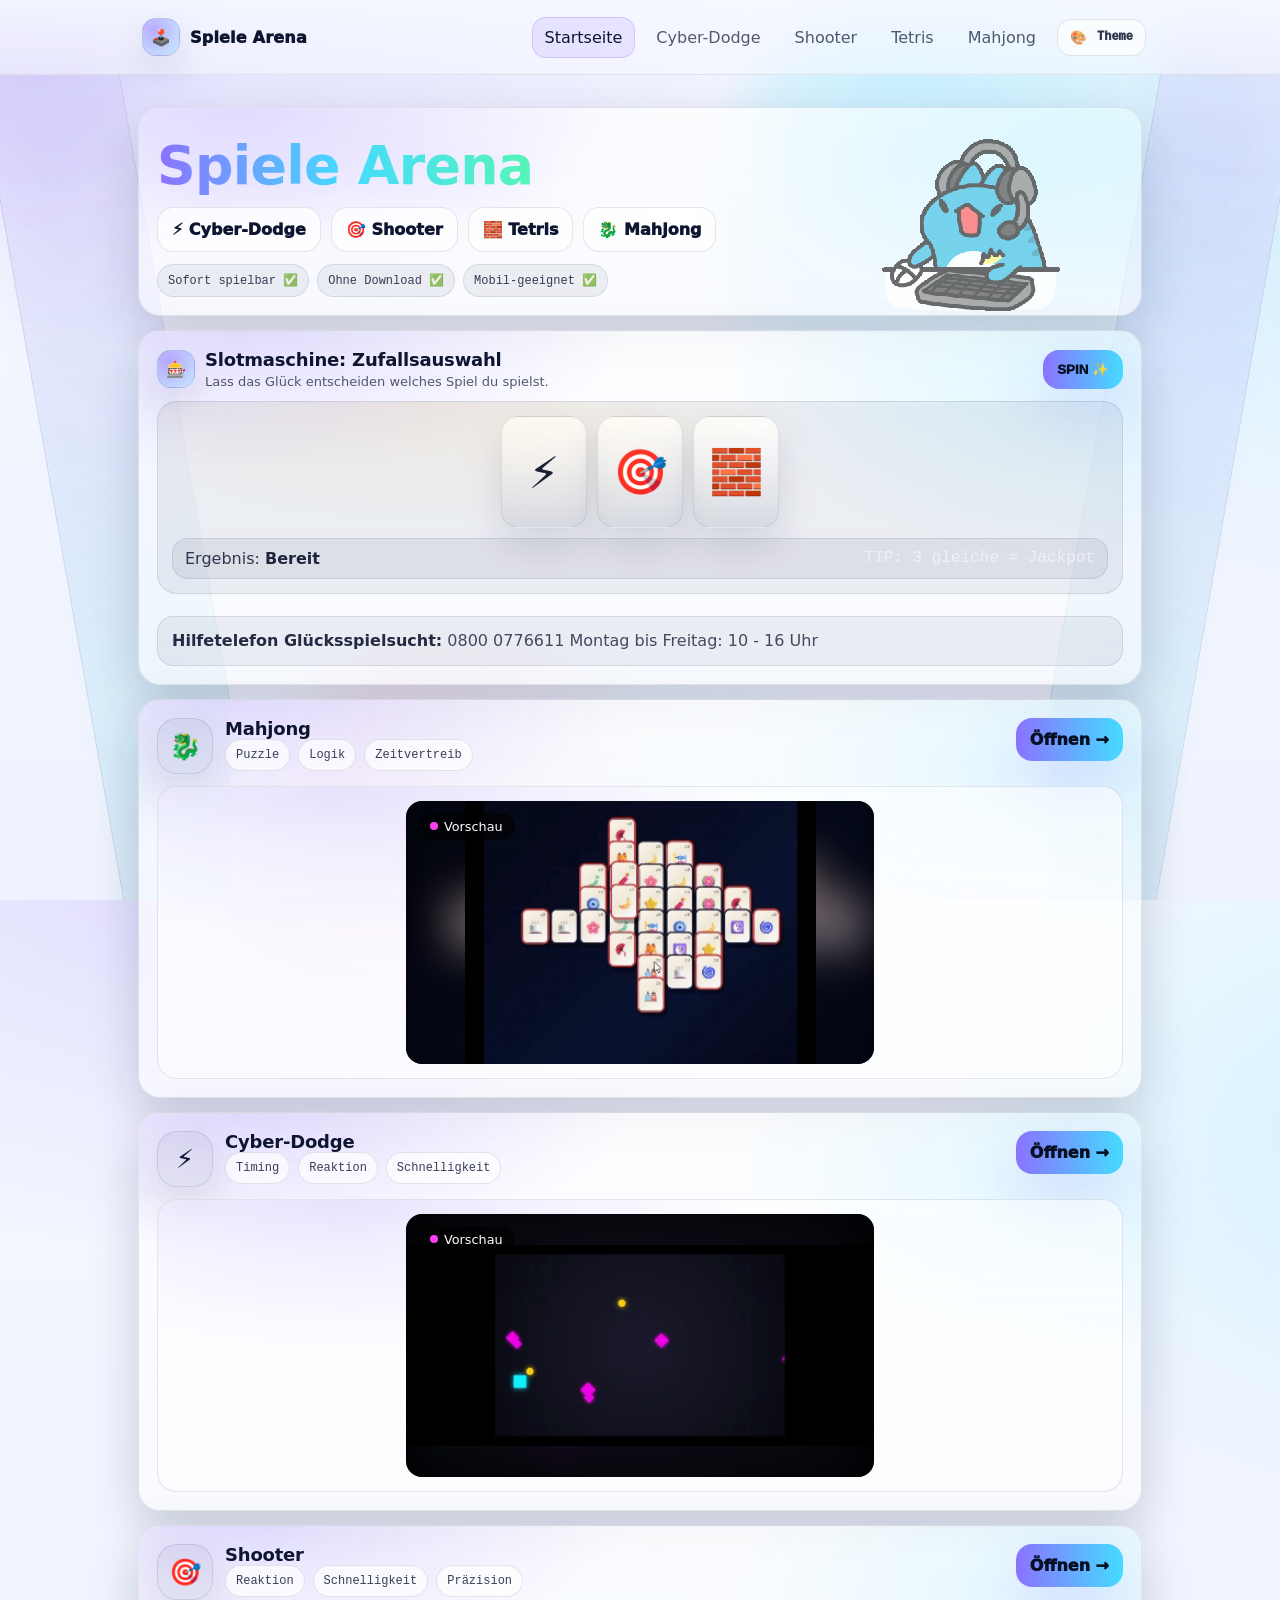
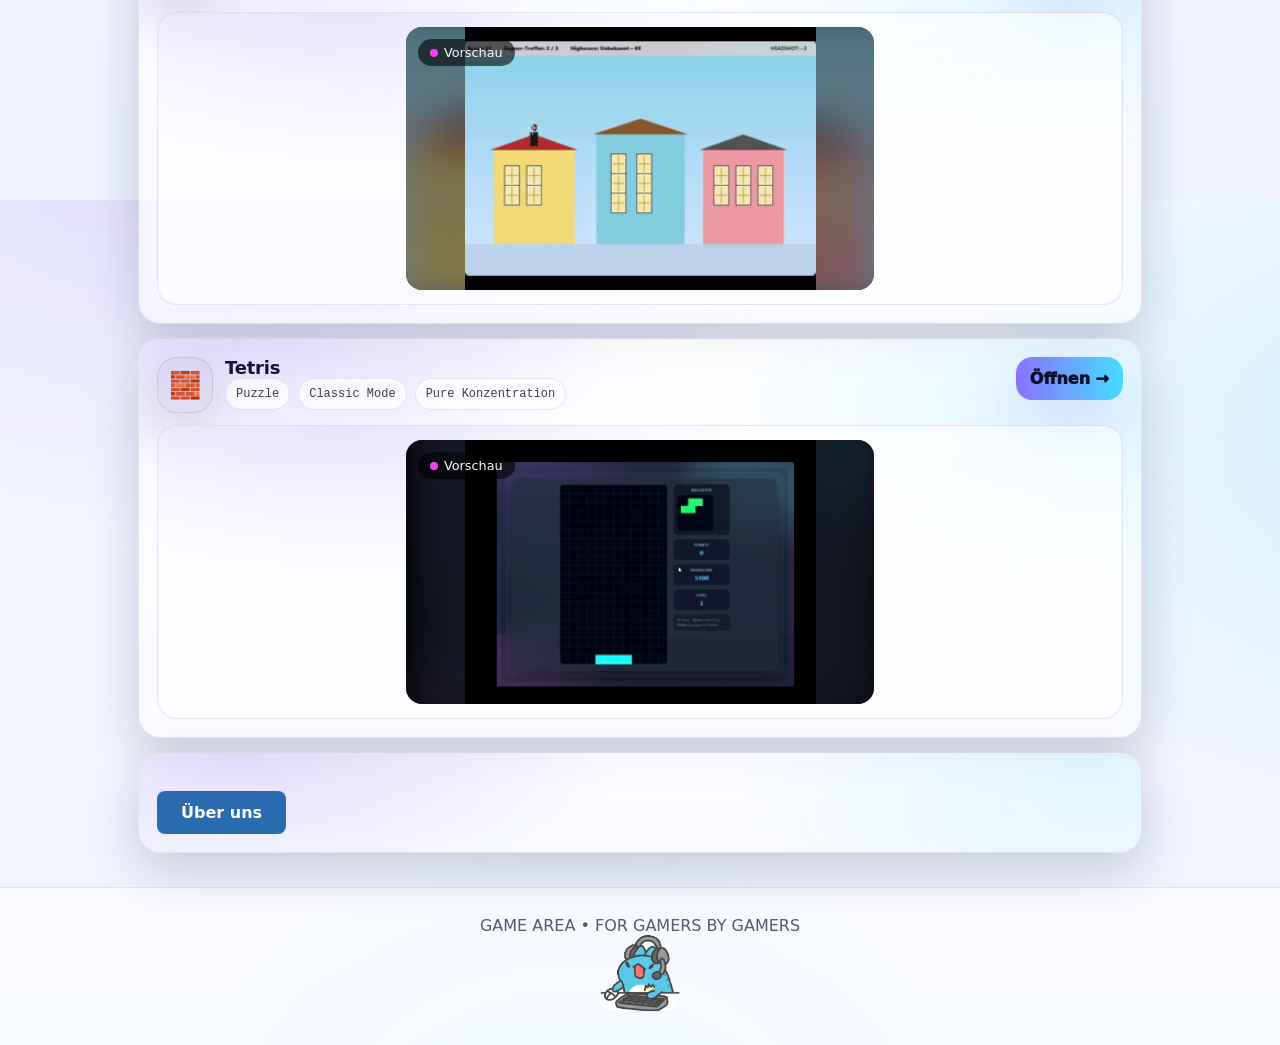
<file: spiele-arena/Spiele Arena.html>
<!doctype html>
<html lang="de" data-theme="dark">
<head>
  <meta charset="utf-8" />
  <meta name="viewport" content="width=device-width,initial-scale=1" />
  <title>Spiele Arena</title>
  <meta name="description" content="Spiele Arena" />

  <style>
    :root{
      /* Default = Dark */
      --bg0:#0E1632;
      --bg1:#111B3C;

      --text:#F4F7FF;
      --muted: rgba(244,247,255,.78);

      --violet:#8B72FF;
      --cyan:#45DBFF;
      --green:#56F5B7;
      --pink:#FF6AA2;
      --amber:#FFD27A;

      --panel: rgba(255,255,255,.10);
      --panel2: rgba(255,255,255,.06);
      --stroke: rgba(255,255,255,.16);

      --shadow: 0 20px 60px rgba(0,0,0,.40);
      --radius: 22px;
      --mono: ui-monospace, SFMono-Regular, Menlo, Monaco, Consolas, "Liberation Mono", "Courier New", monospace;
      --sans: ui-sans-serif, system-ui, -apple-system, Segoe UI, Roboto, Arial;

      --focus: 0 0 0 3px rgba(69,219,255,.35);

      /* Helpers */
      --topbarBgA: rgba(14,22,50,.82);
      --topbarBgB: rgba(14,22,50,.45);
      --noise: rgba(0,0,0,.14);
    }

    /* Light theme overrides */
    html[data-theme="light"]{
      --bg0:#F6F8FF;
      --bg1:#EEF3FF;

      --text:#0D1530;
      --muted: rgba(13,21,48,.70);

      --panel: rgba(255,255,255,.75);
      --panel2: rgba(255,255,255,.55);
      --stroke: rgba(13,21,48,.10);

      --shadow: 0 18px 50px rgba(13,21,48,.18);

      --focus: 0 0 0 3px rgba(69,219,255,.28);

      --topbarBgA: rgba(246,248,255,.88);
      --topbarBgB: rgba(246,248,255,.58);
      --noise: rgba(13,21,48,.06);
    }

    *{ box-sizing:border-box; }
    html,body{ height:100%; }
    body{
      margin:0;
      font-family: var(--sans);
      color: var(--text);
      background:
        radial-gradient(1200px 800px at 15% -10%, rgba(139,114,255,.22), transparent 55%),
        radial-gradient(900px 700px at 110% 25%, rgba(69,219,255,.18), transparent 55%),
        radial-gradient(700px 600px at 45% 110%, rgba(86,245,183,.12), transparent 60%),
        linear-gradient(180deg, var(--bg0), var(--bg1));
      overflow-x:hidden;
    }

    a{ color:inherit; text-decoration:none; }
    .container{ max-width: 1040px; margin: 0 auto; padding: 18px; }

    /* Background Orbs */
    .bg-orbs{
      position: fixed;
      inset: -200px;
      pointer-events:none;
      filter: blur(24px);
      opacity:.55;
      z-index:-3;
    }
    .orb{
      position:absolute;
      width: 520px; height: 520px;
      border-radius: 999px;
      background: radial-gradient(circle at 30% 30%, rgba(139,114,255,.58), transparent 55%);
      animation: floaty 10s ease-in-out infinite;
    }
    .orb:nth-child(2){
      width: 620px; height: 620px;
      left: 55%;
      top: 8%;
      background: radial-gradient(circle at 30% 30%, rgba(69,219,255,.46), transparent 60%);
      animation-duration: 14s;
    }
    .orb:nth-child(3){
      width: 520px; height: 520px;
      left: 25%;
      top: 65%;
      background: radial-gradient(circle at 30% 30%, rgba(255,106,162,.30), transparent 60%);
      animation-duration: 16s;
    }
    @keyframes floaty{
      0%,100%{ transform: translate3d(0,0,0) scale(1); }
      50%{ transform: translate3d(20px,-24px,0) scale(1.03); }
    }

    /* Side FX */
    .side-fx{
      position: fixed;
      inset: 0;
      pointer-events:none;
      z-index:-2;
      opacity: .95;
    }
    .side{
      position:absolute;
      top: 0;
      bottom: 0;
      width: min(240px, 18vw);
      display:flex;
      align-items:center;
      justify-content:center;
      overflow:hidden;
      filter: drop-shadow(0 18px 40px rgba(0,0,0,.18));
    }
    html[data-theme="light"] .side{
      filter: drop-shadow(0 16px 34px rgba(13,21,48,.10));
    }

    .side-left{ left: 0; }
    .side-right{ right: 0; }

    .side .beam{
      position:absolute;
      top:-15%;
      height: 130%;
      width: 140px;
      border-radius: 999px;
      background:
        radial-gradient(circle at 50% 25%, rgba(139,114,255,.22), transparent 60%),
        radial-gradient(circle at 50% 75%, rgba(69,219,255,.18), transparent 62%),
        linear-gradient(180deg, rgba(255,255,255,.14), transparent 40%, rgba(0,0,0,.08));
      border: 1px solid rgba(255,255,255,.14);
      backdrop-filter: blur(10px);
      animation: beamWobble 7.5s ease-in-out infinite;
      opacity:.9;
    }
    html[data-theme="light"] .side .beam{
      border-color: rgba(13,21,48,.10);
      background:
        radial-gradient(circle at 50% 25%, rgba(139,114,255,.18), transparent 60%),
        radial-gradient(circle at 50% 75%, rgba(69,219,255,.14), transparent 62%),
        linear-gradient(180deg, rgba(255,255,255,.55), transparent 44%, rgba(13,21,48,.04));
    }

    .side-left .beam{ --rot: -10deg; transform: rotate(-10deg); }
    .side-right .beam{ --rot: 10deg; transform: rotate(10deg); }

    @keyframes beamWobble{
      0%,100%{ transform: translateY(0) rotate(var(--rot,0deg)) scale(1); }
      50%{ transform: translateY(-18px) rotate(calc(var(--rot,0deg) + 2deg)) scale(1.03); }
    }

    .floaters{ position:absolute; inset: 0; }
    .floaters span{
      position:absolute;
      left: 50%;
      top: 110%;
      transform: translateX(-50%);
      font-size: 22px;
      opacity:.0;
      filter: drop-shadow(0 10px 22px rgba(69,219,255,.20));
      animation: floatUp 6.4s linear infinite;
    }

    .side-left .floaters span:nth-child(1){ left: 35%; animation-delay: .0s; font-size: 20px;}
    .side-left .floaters span:nth-child(2){ left: 60%; animation-delay: 1.1s; font-size: 24px;}
    .side-left .floaters span:nth-child(3){ left: 42%; animation-delay: 2.3s; font-size: 22px;}
    .side-left .floaters span:nth-child(4){ left: 68%; animation-delay: 3.5s; font-size: 20px;}
    .side-left .floaters span:nth-child(5){ left: 50%; animation-delay: 4.7s; font-size: 24px;}

    .side-right .floaters span:nth-child(1){ left: 55%; animation-delay: .4s; font-size: 22px;}
    .side-right .floaters span:nth-child(2){ left: 40%; animation-delay: 1.6s; font-size: 20px;}
    .side-right .floaters span:nth-child(3){ left: 62%; animation-delay: 2.8s; font-size: 24px;}
    .side-right .floaters span:nth-child(4){ left: 38%; animation-delay: 4.0s; font-size: 20px;}
    .side-right .floaters span:nth-child(5){ left: 52%; animation-delay: 5.2s; font-size: 24px;}

    @keyframes floatUp{
      0%{ transform: translate(-50%, 0) scale(.9); opacity:0; }
      10%{ opacity:.85; }
      60%{ opacity:.65; }
      100%{ transform: translate(-50%, -140vh) scale(1.1); opacity:0; }
    }

    @media (max-width: 760px){
      .side{ width: 120px; opacity:.55; }
      .side .beam{ width: 96px; }
    }

    /* Topbar */
    .topbar{
      position: sticky; top: 0;
      z-index: 50;
      backdrop-filter: blur(14px);
      background: linear-gradient(180deg, var(--topbarBgA), var(--topbarBgB));
      border-bottom: 1px solid rgba(255,255,255,.10);
    }
    html[data-theme="light"] .topbar{
      border-bottom-color: rgba(13,21,48,.10);
    }

    .topbar-inner{
      display:flex; align-items:center; justify-content:space-between;
      gap: 12px;
      padding: 12px 14px;
      max-width: 1040px;
      margin: 0 auto;
    }

    .brand{
      display:flex; align-items:center; gap:10px;
      font-weight: 950;
      letter-spacing:.2px;
      outline:none;
      border-radius: 16px;
      padding: 6px 8px;
    }
    .brand:focus-visible{ box-shadow: var(--focus); }
    .logo{
      width: 38px; height: 38px;
      border-radius: 14px;
      display:grid; place-items:center;
      background: radial-gradient(circle at 30% 30%, rgba(139,114,255,.55), rgba(69,219,255,.22));
      border: 1px solid rgba(255,255,255,.16);
      box-shadow: 0 18px 40px rgba(139,114,255,.18);
      user-select:none;
      transform: translateZ(0);
      animation: logoPulse 3.2s ease-in-out infinite;
    }
    html[data-theme="light"] .logo{
      border-color: rgba(13,21,48,.10);
      box-shadow: 0 14px 34px rgba(13,21,48,.10);
    }

    @keyframes logoPulse{
      0%,100%{ filter: drop-shadow(0 0 0 rgba(139,114,255,0)); transform: scale(1); }
      50%{ filter: drop-shadow(0 12px 28px rgba(69,219,255,.18)); transform: scale(1.03); }
    }

    .nav{
      display:flex;
      gap: 8px;
      flex-wrap:wrap;
      align-items:center;
      justify-content:flex-end;
    }
    .nav a{
      padding: 10px 12px;
      border-radius: 14px;
      color: var(--muted);
      border: 1px solid transparent;
      transition: .18s ease;
      outline:none;
      position: relative;
    }
    .nav a:hover{
      color: var(--text);
      border-color: rgba(255,255,255,.12);
      background: rgba(255,255,255,.06);
      transform: translateY(-1px);
    }
    html[data-theme="light"] .nav a:hover{
      border-color: rgba(13,21,48,.10);
      background: rgba(255,255,255,.55);
    }
    .nav a:focus-visible{ box-shadow: var(--focus); }
    .nav a.active{
      color: var(--text);
      background: rgba(139,114,255,.18);
      border-color: rgba(139,114,255,.34);
    }
    html[data-theme="light"] .nav a.active{
      background: rgba(139,114,255,.14);
      border-color: rgba(139,114,255,.26);
    }

    /* Theme picker */
    .top-actions{
      display:flex;
      align-items:center;
      gap: 8px;
    }

    .icon-btn{
      border: 1px solid rgba(255,255,255,.14);
      background: rgba(255,255,255,.06);
      color: var(--text);
      border-radius: 14px;
      padding: 10px 12px;
      cursor:pointer;
      font-weight: 950;
      display:inline-flex;
      align-items:center;
      gap: 10px;
      transition: .16s ease;
      outline:none;
      user-select:none;
    }
    .icon-btn:hover{ transform: translateY(-1px); background: rgba(255,255,255,.08); }
    .icon-btn:focus-visible{ box-shadow: var(--focus); }
    html[data-theme="light"] .icon-btn{
      border-color: rgba(13,21,48,.10);
      background: rgba(255,255,255,.65);
    }

    .theme-pop{
      position: absolute;
      top: calc(100% + 10px);
      right: 14px;
      width: min(280px, calc(100vw - 28px));
      border-radius: 18px;
      border: 1px solid rgba(255,255,255,.14);
      background: linear-gradient(180deg, var(--panel), var(--panel2));
      box-shadow: var(--shadow);
      padding: 12px;
      display:none;
      z-index: 60;
      backdrop-filter: blur(14px);
    }
    html[data-theme="light"] .theme-pop{
      border-color: rgba(13,21,48,.10);
    }

    .theme-pop.show{ display:block; }
    .theme-pop h4{
      margin: 4px 0 10px;
      font-size: 13px;
      letter-spacing: -.2px;
      color: var(--muted);
      font-family: var(--mono);
    }

    .theme-grid{
      display:grid;
      grid-template-columns: 1fr;
      gap: 8px;
    }

    .theme-opt{
      width:100%;
      text-align:left;
      border-radius: 16px;
      border: 1px solid rgba(255,255,255,.12);
      background: rgba(0,0,0,.12);
      color: var(--text);
      padding: 10px 12px;
      cursor:pointer;
      display:flex;
      align-items:center;
      justify-content:space-between;
      gap: 10px;
      outline:none;
      font-weight: 950;
      transition: .16s ease;
    }
    .theme-opt:hover{ transform: translateY(-1px); background: rgba(0,0,0,.16); }
    .theme-opt:focus-visible{ box-shadow: var(--focus); }
    html[data-theme="light"] .theme-opt{
      border-color: rgba(13,21,48,.10);
      background: rgba(255,255,255,.55);
    }
    html[data-theme="light"] .theme-opt:hover{
      background: rgba(255,255,255,.70);
    }
    .theme-opt small{
      font-family: var(--mono);
      font-weight: 700;
      color: var(--muted);
    }
    .theme-opt.active{
      border-color: rgba(69,219,255,.40);
      background: rgba(69,219,255,.10);
    }

    /* Sections stack */
    .stack{ display:flex; flex-direction:column; gap: 14px; margin-top: 14px; }

    /* Panels */
    .panel{
      background: linear-gradient(180deg, var(--panel), var(--panel2));
      border: 1px solid rgba(255,255,255,.14);
      border-radius: var(--radius);
      box-shadow: var(--shadow);
      position: relative;
      overflow:hidden;
      transform: translateZ(0);
    }
    html[data-theme="light"] .panel{
      border-color: rgba(13,21,48,.10);
    }
    .panel::before{
      content:"";
      position:absolute;
      inset: -1px;
      background:
        radial-gradient(700px 260px at 10% 0%, rgba(139,114,255,.22), transparent 55%),
        radial-gradient(600px 300px at 95% 15%, rgba(69,219,255,.14), transparent 60%);
      opacity:1;
      pointer-events:none;
    }
    .panel > *{ position:relative; }
    .panel-pad{ padding: 18px; }

    /* Entrance animations */
    .reveal{
      opacity: 0;
      transform: translateY(10px) scale(.99);
      transition: 520ms cubic-bezier(.2,.8,.2,1);
    }
    .reveal.show{
      opacity: 1;
      transform: translateY(0) scale(1);
    }

    /* Hero */
    .kicker{
      display:inline-flex;
      gap:8px;
      align-items:center;
      padding: 8px 10px;
      border-radius: 999px;
      font-size: 12px;
      border: 1px solid rgba(255,255,255,.12);
      background: rgba(255,255,255,.06);
      color: rgba(244,247,255,.88);
      user-select:none;
    }
    html[data-theme="light"] .kicker{
      border-color: rgba(13,21,48,.10);
      background: rgba(255,255,255,.70);
      color: rgba(13,21,48,.82);
    }

    .kicker-dot{
      width: 8px; height: 8px;
      border-radius: 999px;
      background: linear-gradient(90deg, var(--violet), var(--cyan));
      box-shadow: 0 0 18px rgba(139,114,255,.55);
    }
    .h1{
      margin: 12px 0 10px;
      font-size: clamp(32px, 4.2vw, 54px);
      line-height: 1.03;
      letter-spacing: -0.7px;
    }
    .grad{
      background: linear-gradient(90deg, var(--violet), var(--cyan), var(--green));
      -webkit-background-clip: text;
      background-clip: text;
      color: transparent;
      filter: drop-shadow(0 10px 25px rgba(139,114,255,.14));
    }
    .lead{
      margin: 0;
      color: var(--muted);
      max-width: 78ch;
      font-size: 16px;
      line-height: 1.55;
    }

    .hero-actions{
      display:flex;
      gap: 10px;
      margin-top: 14px;
      flex-wrap: wrap;
      align-items:center;
    }

    .btn{
      border:0;
      border-radius: 16px;
      padding: 12px 14px;
      font-weight: 950;
      cursor:pointer;
      display:inline-flex;
      align-items:center;
      gap: 10px;
      transition: .16s ease;
      user-select:none;
      outline:none;
      position: relative;
    }
    .btn:focus-visible{ box-shadow: var(--focus); }
    .btn-primary{
      color: #061022;
      background: linear-gradient(90deg, var(--violet), var(--cyan));
      box-shadow: 0 22px 60px rgba(139,114,255,.25);
    }
    .btn-primary:hover{ transform: translateY(-2px); filter: brightness(1.06); }
    .btn-ghost{
      color: var(--text);
      background: rgba(255,255,255,.06);
      border: 1px solid rgba(255,255,255,.14);
    }
    html[data-theme="light"] .btn-ghost{
      border-color: rgba(13,21,48,.10);
      background: rgba(255,255,255,.70);
    }
    .btn-ghost:hover{ transform: translateY(-2px); background: rgba(255,255,255,.08); }
    html[data-theme="light"] .btn-ghost:hover{ background: rgba(255,255,255,.82); }

    .badges{ margin-top: 12px; display:flex; gap: 8px; flex-wrap:wrap; }
    .badge{
      font-family: var(--mono);
      font-size: 12px;
      padding: 8px 10px;
      border-radius: 999px;
      border: 1px solid rgba(255,255,255,.12);
      background: var(--noise);
      color: rgba(244,247,255,.88);
    }
    html[data-theme="light"] .badge{
      border-color: rgba(13,21,48,.10);
      color: rgba(13,21,48,.82);
    }

    /* Slot machine */
    .slot-wrap{ display:flex; flex-direction:column; gap: 12px; }
    .slot-top{
      display:flex; align-items:center; justify-content:space-between;
      gap: 10px; flex-wrap: wrap;
    }
    .slot-title{
      display:flex; align-items:center; gap:10px;
    }
    .slot-title h2{ margin:0; font-size: 18px; letter-spacing: -.2px; }
    .slot-sub{ color: var(--muted); margin: 4px 0 0; font-size: 13px; }

    .slot-machine{
      border-radius: 20px;
      border: 1px solid rgba(255,255,255,.14);
      background: var(--noise);
      padding: 14px;
      overflow:hidden;
      position: relative;
    }
    html[data-theme="light"] .slot-machine{ border-color: rgba(13,21,48,.10); }

    .slot-machine::after{
      content:"";
      position:absolute; inset:-1px;
      background: radial-gradient(650px 220px at 30% 0%, rgba(255,210,122,.14), transparent 60%);
      pointer-events:none;
      opacity:1;
    }
    .slot-row{ position:relative; display:flex; gap: 10px; justify-content:center; }
    .reel{
      width: 86px; height: 112px;
      border-radius: 18px;
      border: 1px solid rgba(255,255,255,.16);
      background: linear-gradient(180deg, rgba(255,255,255,.08), rgba(0,0,0,.14));
      box-shadow: 0 18px 45px rgba(0,0,0,.28);
      display:grid;
      place-items:center;
      font-size: 44px;
      user-select:none;
      position: relative;
      overflow:hidden;
    }
    html[data-theme="light"] .reel{
      border-color: rgba(13,21,48,.10);
      background: linear-gradient(180deg, rgba(255,255,255,.80), rgba(13,21,48,.06));
      box-shadow: 0 16px 38px rgba(13,21,48,.12);
    }

    .reel::before{
      content:"";
      position:absolute;
      inset:0;
      background: linear-gradient(180deg, rgba(255,255,255,.12), transparent 35%, rgba(0,0,0,.16));
      pointer-events:none;
      mix-blend-mode: screen;
      opacity:.95;
    }
    html[data-theme="light"] .reel::before{
      mix-blend-mode: normal;
      opacity:.65;
      background: linear-gradient(180deg, rgba(255,255,255,.55), transparent 45%, rgba(13,21,48,.05));
    }

    .reel span{ display:inline-block; transform: translateY(0); }
    .spin{
      animation: reelSpin .12s linear infinite;
      filter: blur(.2px);
    }
    @keyframes reelSpin{
      0%{ transform: translateY(-8px); }
      100%{ transform: translateY(8px); }
    }

    .slot-result{
      margin-top: 10px;
      padding: 10px 12px;
      border-radius: 16px;
      border: 1px solid rgba(255,255,255,.12);
      background: var(--noise);
      color: rgba(244,247,255,.88);
      display:flex; justify-content:space-between; gap: 10px; flex-wrap:wrap;
    }
    html[data-theme="light"] .slot-result{
      border-color: rgba(13,21,48,.10);
      color: rgba(13,21,48,.84);
    }
    .slot-result b{ color: rgba(244,247,255,.96); }
    html[data-theme="light"] .slot-result b{ color: rgba(13,21,48,.92); }

    .spark{
      position:absolute;
      width: 10px; height: 10px;
      border-radius: 999px;
      background: rgba(255,255,255,.90);
      box-shadow: 0 0 18px rgba(69,219,255,.40);
      pointer-events:none;
      animation: pop 520ms ease forwards;
    }
    @keyframes pop{
      0%{ transform: translate3d(0,0,0) scale(.3); opacity:.0; }
      20%{ opacity: 1; }
      100%{ transform: translate3d(var(--dx), var(--dy),0) scale(0); opacity:0; }
    }

    /* Game cards stacked */
    .game-block{ display:flex; flex-direction:column; gap: 12px; }
    .game-header{
      display:flex;
      align-items:flex-start;
      justify-content:space-between;
      gap: 12px;
      flex-wrap: wrap;
    }
    .game-left{
      display:flex;
      gap: 12px;
      align-items:flex-start;
      min-width: min(580px, 100%);
    }
    .icon-big{
      width: 56px; height:56px;
      border-radius: 20px;
      display:grid; place-items:center;
      border: 1px solid rgba(255,255,255,.16);
      background: var(--noise);
      font-size: 26px;
      flex: 0 0 auto;
      box-shadow: 0 20px 55px rgba(0,0,0,.28);
    }
    html[data-theme="light"] .icon-big{
      border-color: rgba(13,21,48,.10);
      box-shadow: 0 16px 44px rgba(13,21,48,.12);
    }

    .game-left h3{ margin: 0; font-size: 18px; letter-spacing:-.2px; }
    .game-left p{ margin: 6px 0 0; color: var(--muted); line-height: 1.45; }
    .meta{ display:flex; gap: 8px; flex-wrap:wrap; }
    .pill{
      padding: 8px 10px;
      border-radius: 999px;
      background: rgba(255,255,255,.06);
      border: 1px solid rgba(255,255,255,.12);
      color: rgba(244,247,255,.88);
      font-size: 12px;
      font-family: var(--mono);
    }
    html[data-theme="light"] .pill{
      border-color: rgba(13,21,48,.10);
      background: rgba(255,255,255,.70);
      color: rgba(13,21,48,.82);
    }

    /* Preview */
    .preview{
      border-radius: 20px;
      border: 1px solid rgba(255,255,255,.14);
      background: rgba(0,0,0,.12);
      overflow:hidden;
      position: relative;
      min-height: 180px;
    }
    html[data-theme="light"] .preview{
      border-color: rgba(13,21,48,.10);
      background: rgba(255,255,255,.55);
    }

    .preview::before{
      content:"";
      position:absolute; inset:-1px;
      background: radial-gradient(680px 260px at 20% 0%, rgba(139,114,255,.16), transparent 60%);
      pointer-events:none;
      opacity:1;
    }
    .preview-inner{
      position:relative;
      display:grid;
      grid-template-columns: 1fr;
      gap: 10px;
      padding: 14px;
    }
    .preview-video{
      width: 100%;
      height: 220px;
      border-radius: 16px;
      border: 1px solid rgba(255,255,255,.12);
      background: linear-gradient(90deg, rgba(139,114,255,.12), rgba(69,219,255,.10));
      display:grid;
      place-items:center;
      overflow:hidden;
      position: relative;
    }
    html[data-theme="light"] .preview-video{
      border-color: rgba(13,21,48,.10);
      background: linear-gradient(90deg, rgba(139,114,255,.10), rgba(69,219,255,.08));
    }

    .scanline{
      position:absolute; left:-20%; top:0;
      width: 40%;
      height: 100%;
      background: linear-gradient(90deg, transparent, rgba(255,255,255,.12), transparent);
      transform: skewX(-18deg);
      animation: scan 2.8s ease-in-out infinite;
      opacity:.62;
    }
    @keyframes scan{
      0%{ transform: translateX(-40%) skewX(-18deg); }
      50%{ transform: translateX(240%) skewX(-18deg); }
      100%{ transform: translateX(240%) skewX(-18deg); }
    }
    .preview-video .label{
      font-family: var(--mono);
      font-size: 12px;
      color: rgba(244,247,255,.90);
      border: 1px solid rgba(255,255,255,.14);
      background: var(--noise);
      padding: 8px 10px;
      border-radius: 999px;
      display:inline-flex;
      align-items:center;
      gap: 8px;
      user-select:none;
    }
    html[data-theme="light"] .preview-video .label{
      border-color: rgba(13,21,48,.10);
      color: rgba(13,21,48,.82);
    }

    .dot{
      width: 8px; height:8px;
      border-radius: 99px;
      background: linear-gradient(90deg, var(--green), var(--cyan));
      box-shadow: 0 0 18px rgba(86,245,183,.38);
    }

    /* Game host slot */
    .game-host{
      min-height: 440px;
      border-radius: 20px;
      border: 1px dashed rgba(255,255,255,.18);
      background:
        radial-gradient(900px 500px at 20% 20%, rgba(139,114,255,.14), transparent 60%),
        var(--noise);
      display:flex;
      align-items:center;
      justify-content:center;
      padding: 18px;
      position: relative;
    }
    html[data-theme="light"] .game-host{
      border-color: rgba(13,21,48,.18);
    }

    .placeholder{
      width: min(820px, 100%);
      border-radius: 20px;
      border: 1px solid rgba(255,255,255,.14);
      background: var(--noise);
      padding: 18px;
      display:flex;
      align-items:flex-start;
      gap: 14px;
    }
    html[data-theme="light"] .placeholder{
      border-color: rgba(13,21,48,.10);
    }

    .ph-icon{
      width: 56px; height: 56px;
      border-radius: 20px;
      display:grid; place-items:center;
      background: linear-gradient(90deg, rgba(139,114,255,.28), rgba(69,219,255,.20));
      border: 1px solid rgba(255,255,255,.14);
      font-size: 24px;
      user-select:none;
      flex: 0 0 auto;
    }
    html[data-theme="light"] .ph-icon{ border-color: rgba(13,21,48,.10); }

    .ph-title{ font-weight: 950; margin:0; }
    .ph-text{ margin: 6px 0 0; color: var(--muted); line-height: 1.45; }

    .code{
      margin-top: 10px;
      padding: 12px;
      border-radius: 16px;
      border: 1px solid rgba(255,255,255,.12);
      background: rgba(0,0,0,.18);
      font-family: var(--mono);
      font-size: 12px;
      color: rgba(244,247,255,.88);
      overflow:auto;
      white-space: pre;
    }
    html[data-theme="light"] .code{
      border-color: rgba(13,21,48,.10);
      background: rgba(255,255,255,.65);
      color: rgba(13,21,48,.84);
    }

    .hint{
      margin-top: 10px;
      padding: 12px 14px;
      border-radius: 16px;
      border: 1px solid rgba(255,255,255,.12);
      background: var(--noise);
      color: rgba(244,247,255,.80);
      line-height: 1.45;
    }
    html[data-theme="light"] .hint{
      border-color: rgba(13,21,48,.10);
      color: rgba(13,21,48,.76);
    }
    .hint b{ color: rgba(244,247,255,.94); }
    html[data-theme="light"] .hint b{ color: rgba(13,21,48,.90); }

    /* SPA Views */
    .view{ display:none; }
    .view.active{ display:block; }

    /* Footer */
    .footer{
      padding: 28px 18px;
      text-align:center;
      color: rgba(244,247,255,.70);
      border-top: 1px solid rgba(255,255,255,.10);
      background: rgba(0,0,0,.10);
      margin-top: 16px;
    }
    html[data-theme="light"] .footer{
      color: rgba(13,21,48,.70);
      border-top-color: rgba(13,21,48,.10);
      background: rgba(255,255,255,.55);
    }

    /* Fireworks canvas */
    #fw{
      position: fixed;
      inset: 0;
      width: 100%;
      height: 100%;
      pointer-events:none;
      z-index: 9999;
      opacity: 0;
      transition: opacity .25s ease;
    }
    #fw.show{ opacity: 1; }

    /* Reduced motion */
    @media (prefers-reduced-motion: reduce){
      *{ animation: none !important; transition: none !important; scroll-behavior:auto !important; }
      #fw{ display:none !important; }
    }
  </style>
</head>

<body>
  <canvas id="fw" aria-hidden="true"></canvas>

  <div class="bg-orbs" aria-hidden="true">
    <div class="orb"></div>
    <div class="orb"></div>
    <div class="orb"></div>
  </div>

  <!-- Side Animations -->
  <div class="side-fx" aria-hidden="true">
    <div class="side side-left">
      <div class="beam"></div>
      <div class="floaters">
        <span>🕹️</span><span>🎮</span><span>👾</span><span>🎲</span><span>⚡</span>
      </div>
    </div>
    <div class="side side-right">
      <div class="beam"></div>
      <div class="floaters">
        <span>🎲</span><span>👾</span><span>🕹️</span><span>⚡</span><span>🎮</span>
      </div>
    </div>
  </div>

  <header class="topbar">
    <div class="topbar-inner">
      <a class="brand" href="#home" data-route="home" aria-label="Zur Startseite">
        <div class="logo" aria-hidden="true">🕹️</div>
        Spiele Arena
      </a>

      <div class="top-actions">
        <nav class="nav" aria-label="Navigation">
          <a href="#home" data-route="home">Startseite</a>
          <a href="#jumpnrun" data-route="jumpnrun">Cyber-Dodge</a>
          <a href="#shooter" data-route="shooter">Shooter</a>
          <a href="#tetris" data-route="tetris">Tetris</a>
		  <a href="#mahjong" data-route="mahjong">Mahjong</a>  
        </nav>

        <button class="icon-btn" id="themeBtn" type="button" aria-haspopup="dialog" aria-expanded="false" title="Design auswählen">
          🎨 <span style="font-family: var(--mono); font-size:12px; opacity:.85;">Theme</span>
        </button>
      </div>
    </div>

    <div class="theme-pop" id="themePop" role="dialog" aria-label="Theme Auswahl">
      <h4>DESIGN</h4>
      <div class="theme-grid">
        <button class="theme-opt" type="button" data-theme-set="dark">
          Dark <small>Neon</small>
        </button>
        <button class="theme-opt" type="button" data-theme-set="light">
          Light <small>Clean</small>
        </button>
        <button class="theme-opt" type="button" data-theme-set="auto">
          Auto <small>System</small>
        </button>
      </div>
    </div>
  </header>

  <main class="container">
    <!-- HOME -->
    <section class="view active" id="view-home">
      <div class="stack">
        <!-- HERO -->
        <section 
  class="panel panel-pad reveal"
  data-reveal
  style="position:relative; overflow:hidden;"
>
  <h1 class="h1"><span class="grad">Spiele Arena</span></h1>
  <p class="lead"></p>

  <div class="hero-actions">
    <a class="btn btn-ghost" href="#jumpnrun" data-route="jumpnrun">⚡ Cyber-Dodge</a>
    <a class="btn btn-ghost" href="#shooter" data-route="shooter">🎯 Shooter</a>
    <a class="btn btn-ghost" href="#tetris" data-route="tetris">🧱 Tetris</a>
	<a class="btn btn-ghost" href="#mahjong" data-route="mahjong">🐉 Mahjong</a>
  </div>

  <div class="badges">
    <span class="badge">Sofort spielbar ✅</span>
    <span class="badge">Ohne Download ✅</span>
    <span class="badge">Mobil-geeignet ✅</span>
  </div>

  <!-- 🎮 HERO GIF -->
  <img
    src="capoo-gaming.gif"
    alt="capoo"
    style="
      position:absolute;
      right:80px;
      bottom:0px;
      width:180px;
      height:auto;
      opacity:0.8;
      image-rendering:pixelated;
      pointer-events:none;
    "
  >
</section>

        <!-- SLOT MACHINE -->
        <section class="panel panel-pad reveal" data-reveal>
          <div class="slot-wrap">
            <div class="slot-top">
              <div class="slot-title">
                <div class="logo" aria-hidden="true" style="animation:none">🎰</div>
                <div>
                  <h2>Slotmaschine: Zufallsauswahl</h2>
                  <div class="slot-sub">Lass das Glück entscheiden welches Spiel du spielst.</div>
                </div>
              </div>
              <button class="btn btn-primary" id="spinBtn" type="button">SPIN ✨</button>
            </div>

            <div class="slot-machine" id="slotMachine">
              <div class="slot-row" aria-label="Slot Reels">
                <div class="reel"><span id="r1">⚡</span></div>
                <div class="reel"><span id="r2">🎯</span></div>
                <div class="reel"><span id="r3">🧱</span></div>
				
              </div>

              <div class="slot-result" id="slotResult" aria-live="polite">
                <div>Ergebnis: <b id="slotName">Bereit</b></div>
                <div style="color: rgba(244,247,255,.72); font-family: var(--mono);">TIP: 3 gleiche = Jackpot</div>
              </div>
            </div>

            <div class="hint">
              <b>Hilfetelefon Glücksspielsucht:</b> 0800 0776611 Montag bis Freitag: 10 - 16 Uhr
            </div>
          </div>
        </section>

        <!-- GAME BLOCKS -->
		
		<section class="panel panel-pad reveal" data-reveal>
          <div class="game-block">
            <div class="game-header">
              <div class="game-left">
                <div class="icon-big" aria-hidden="true">🐉</div>
                <div>
                  <h3>Mahjong</h3>
                  <div class="meta">
                    <span class="pill">Puzzle</span>
                    <span class="pill">Logik</span>
                    <span class="pill">Zeitvertreib</span>
                  </div>
                </div>
              </div>
              <a class="btn btn-primary" href="#mahjong" data-route="mahjong">Öffnen →</a>
            </div>

            <div class="preview" aria-label="Mahjong Vorschau">
  <div
  class="preview-inner"
  style="
    display: flex;
    justify-content: center;
    align-items: center;
    width: 100%;
  "
>
    <div
      style="
        position: relative;
        width: 50%;
        max-width: 800px;
        aspect-ratio: 16 / 9;
        overflow: hidden;
        border-radius: 16px;
        background: #000;
      "
    >
      <!-- Hintergrund (zoom + blur) -->
      <img
        src="./mahjong.gif.gif"
        alt=""
        style="
          position: absolute;
          inset: 0;
          width: 100%;
          height: 100%;
          object-fit: cover;
          filter: blur(18px);
          transform: scale(1.2);
          opacity: 0.55;
        "
      />

      <!-- Vordergrund (sauber, nicht verzerrt) -->
      <img
        src="./mahjong.gif.gif"
        alt="Cyber-Dodge Vorschau"
        style="
          position: absolute;
          inset: 0;
          margin: auto;
          width: 100%;
          height: 100%;
          object-fit: contain;
          display: block;
        "
      />

      <!-- Label -->
      <div
        style="
          position: absolute;
          top: 12px;
          left: 12px;
          padding: 6px 12px;
          font-size: 0.8rem;
          border-radius: 999px;
          background: rgba(0,0,0,0.6);
          color: white;
          display: flex;
          align-items: center;
          gap: 6px;
          z-index: 2;
        "
      >
        <span
          style="
            width: 8px;
            height: 8px;
            border-radius: 50%;
            background: #ff3df5;
            display: inline-block;
          "
        ></span>
        Vorschau
      </div>
    </div>
  </div>
</div>
        </div>
        </section>
		
        <section class="panel panel-pad reveal" data-reveal>
          <div class="game-block">
            <div class="game-header">
              <div class="game-left">
                <div class="icon-big" aria-hidden="true">⚡</div>
                <div>
                  <h3>Cyber-Dodge</h3>
                  <div class="meta">
                    <span class="pill">Timing</span>
                    <span class="pill">Reaktion</span>
                    <span class="pill">Schnelligkeit</span>
                  </div>
                </div>
              </div>
              <a class="btn btn-primary" href="#jumpnrun" data-route="jumpnrun">Öffnen →</a>
            </div>

            <div class="preview" aria-label="Cyber-Dodge Vorschau">
  <div
  class="preview-inner"
  style="
    display: flex;
    justify-content: center;
    align-items: center;
    width: 100%;
  "
>
    <div
      style="
        position: relative;
        width: 50%;
        max-width: 800px;
        aspect-ratio: 16 / 9;
        overflow: hidden;
        border-radius: 16px;
        background: #000;
      "
    >
      <!-- Hintergrund (zoom + blur) -->
      <img
        src="./DodgeCoinGif.gif"
        alt=""
        style="
          position: absolute;
          inset: 0;
          width: 100%;
          height: 100%;
          object-fit: cover;
          filter: blur(18px);
          transform: scale(1.2);
          opacity: 0.55;
        "
      />

      <!-- Vordergrund (sauber, nicht verzerrt) -->
      <img
        src="./DodgeCoinGif.gif"
        alt="Cyber-Dodge Vorschau"
        style="
          position: absolute;
          inset: 0;
          margin: auto;
          width: 100%;
          height: 100%;
          object-fit: contain;
          display: block;
        "
      />

      <!-- Label -->
      <div
        style="
          position: absolute;
          top: 12px;
          left: 12px;
          padding: 6px 12px;
          font-size: 0.8rem;
          border-radius: 999px;
          background: rgba(0,0,0,0.6);
          color: white;
          display: flex;
          align-items: center;
          gap: 6px;
          z-index: 2;
        "
      >
        <span
          style="
            width: 8px;
            height: 8px;
            border-radius: 50%;
            background: #ff3df5;
            display: inline-block;
          "
        ></span>
        Vorschau
      </div>
    </div>
  </div>
</div>
        </div>
        </section>

        <section class="panel panel-pad reveal" data-reveal>
          <div class="game-block">
            <div class="game-header">
              <div class="game-left">
                <div class="icon-big" aria-hidden="true">🎯</div>
                <div>
                  <h3>Shooter</h3>
                  <div class="meta">
                    <span class="pill">Reaktion</span>
                    <span class="pill">Schnelligkeit</span>
                    <span class="pill">Präzision</span>
                  </div>
                </div>
              </div>
              <a class="btn btn-primary" href="#shooter" data-route="shooter">Öffnen →</a>
            </div>

            <div class="preview" aria-label="Shooter Vorschau">
              <div
  class="preview-inner"
  style="
    display: flex;
    justify-content: center;
    align-items: center;
    width: 100%;
  "
>
    <div
      style="
        position: relative;
        width: 50%;
        max-width: 800px;
        aspect-ratio: 16 / 9;
        overflow: hidden;
        border-radius: 16px;
        background: #000;
      "
    >
      <!-- Hintergrund (zoom + blur) -->
      <img
        src="./shooter.gif.gif"
        alt=""
        style="
          position: absolute;
          inset: 0;
          width: 100%;
          height: 100%;
          object-fit: cover;
          filter: blur(18px);
          transform: scale(1.2);
          opacity: 0.55;
        "
      />

      <!-- Vordergrund (sauber, nicht verzerrt) -->
      <img
        src="./shooter.gif.gif"
        alt="Shooter Vorschau"
        style="
          position: absolute;
          inset: 0;
          margin: auto;
          width: 100%;
          height: 100%;
          object-fit: contain;
          display: block;
        "
      />

      <!-- Label -->
      <div
        style="
          position: absolute;
          top: 12px;
          left: 12px;
          padding: 6px 12px;
          font-size: 0.8rem;
          border-radius: 999px;
          background: rgba(0,0,0,0.6);
          color: white;
          display: flex;
          align-items: center;
          gap: 6px;
          z-index: 2;
        "
      >
        <span
          style="
            width: 8px;
            height: 8px;
            border-radius: 50%;
            background: #ff3df5;
            display: inline-block;
          "
        ></span>
        Vorschau
      </div>
    </div>
  </div>
</div>
        </div>
        </section>

        <section class="panel panel-pad reveal" data-reveal>
          <div class="game-block">
            <div class="game-header">
              <div class="game-left">
                <div class="icon-big" aria-hidden="true">🧱</div>
                <div>
                  <h3>Tetris</h3>
                  <div class="meta">
                    <span class="pill">Puzzle</span>
                    <span class="pill">Classic Mode</span>
                    <span class="pill">Pure Konzentration</span>
                  </div>
                </div>
              </div>
              <a class="btn btn-primary" href="#tetris" data-route="tetris">Öffnen →</a>
            </div>

            <div class="preview" aria-label="Tetris-Vorschau">
  <div
  class="preview-inner"
  style="
    display: flex;
    justify-content: center;
    align-items: center;
    width: 100%;
  "
>
    <div
      style="
        position: relative;
        width: 50%;
        max-width: 800px;
        aspect-ratio: 16 / 9;
        overflow: hidden;
        border-radius: 16px;
        background: #000;
      "
    >
      <!-- Hintergrund (zoom + blur) -->
      <img
        src="./TetrisGif.gif"
        alt=""
        style="
          position: absolute;
          inset: 0;
          width: 100%;
          height: 100%;
          object-fit: cover;
          filter: blur(18px);
          transform: scale(1.2);
          opacity: 0.55;
        "
      />

      <!-- Vordergrund (sauber, nicht verzerrt) -->
      <img
        src="./TetrisGif.gif"
        alt="Cyber-Dodge Vorschau"
        style="
          position: absolute;
          inset: 0;
          margin: auto;
          width: 100%;
          height: 100%;
          object-fit: contain;
          display: block;
        "
      />

      <!-- Label -->
      <div
        style="
          position: absolute;
          top: 12px;
          left: 12px;
          padding: 6px 12px;
          font-size: 0.8rem;
          border-radius: 999px;
          background: rgba(0,0,0,0.6);
          color: white;
          display: flex;
          align-items: center;
          gap: 6px;
          z-index: 2;
        "
      >
        <span
          style="
            width: 8px;
            height: 8px;
            border-radius: 50%;
            background: #ff3df5;
            display: inline-block;
          "
        ></span>
        Vorschau
      </div>
    </div>
  </div>
</div>
        </div>
        </section>

       <section class="panel panel-pad reveal" data-reveal>

  <!-- Über uns Button -->
  <div style="margin-top: 20px;">
    <a href="https://gamma.app/docs/Game-Arena-Entwicklungsprozess-und-technische-Infrastruktur-phtskxfn1we7fcm"
       target="_blank"
       class="btn-ueber-uns">
      Über uns
    </a>
  </div>
</section>

<style>
  .btn-ueber-uns {
    display: inline-block;
    padding: 12px 24px;
    background-color: #2b6cb0;
    color: #ffffff;
    text-decoration: none;
    border-radius: 8px;
    font-weight: 600;
    font-size: 16px;
    transition: background-color 0.25s ease, transform 0.15s ease;
  }

  .btn-ueber-uns:hover {
    background-color: #1e4f87;
    transform: translateY(-2px);
  }
</style>
</div>
</section>


    <!-- JUMP&RUN -->
    <section class="view" id="view-jumpnrun">
      <div class="stack">
        <section class="panel panel-pad reveal" data-reveal>
          <h1 class="h1">⚡ <span class="grad">Cyber-Dodge</span></h1>
          <div class="badges">
          </div>
        </section>

        <section class="panel panel-pad reveal" data-reveal>
          <div class="game-host" id="gameHost-jumpnrun">
            <!-- wird automatisch per Script ersetzt -->
            <div class="placeholder">
              <div class="ph-icon" aria-hidden="true">🎮</div>
              <div>
                <p class="ph-title">Jump&amp;Run lädt…</p>
                <p class="ph-text">Wenn du hier hängen bleibst: einmal neu laden.</p>
              </div>
            </div>
          </div>
          <div class="hint">
            <b>Steuerung:</b> ⬆️ / ⬇️ Bewege deinen Runner durch die Cyber-Zone <b>Pause:</b> P
          </div>
        </section>

        <a class="btn btn-primary" href="#home" data-route="home">🏠 Zurück</a>
      </div>
    </section>

    <!-- SHOOTER -->
    <section class="view" id="view-shooter">
      <div class="stack">
        <section class="panel panel-pad reveal" data-reveal>
          <h1 class="h1">🎯 <span class="grad">Shooter</span></h1>
          <p class="lead"></p>
          <div class="badges">
          </div>
        </section>

        <section class="panel panel-pad reveal" data-reveal>
          <div class="game-host" id="gameHost-shooter">
            <div class="placeholder">
              <div class="ph-icon" aria-hidden="true">🧩</div>
              <div>
                <p class="ph-title">Shooter Slot</p>
                <p class="ph-text">Hier kommt später dein Spiel rein.</p>
                <div class="code">&lt;div id="gameHost-shooter"&gt;&lt;/div&gt;
initShooter(document.getElementById("gameHost-shooter"));</div>
              </div>
            </div>
          </div>
        </section>

        <a class="btn btn-primary" href="#home" data-route="home">🏠 Zurück</a>
      </div>
    </section>

    <!-- TETRIS -->
    <section class="view" id="view-tetris">
      <div class="stack">
        <section class="panel panel-pad reveal" data-reveal>
          <h1 class="h1">🧱 <span class="grad">Tetris</span></h1>
          <p class="lead"></p>
          <div class="badges">
          </div>
        </section>

        <section class="panel panel-pad reveal" data-reveal>
          <div class="game-host" id="gameHost-tetris">
            <div class="placeholder">
              <div class="ph-icon" aria-hidden="true">🧱</div>
              <div>
                <p class="ph-title">Tetris Slot</p>
                <p class="ph-text">Hier kannst du später dein Grid rendern.</p>
                <div class="code">&lt;div id="gameHost-tetris"&gt;&lt;/div&gt;
initTetris(document.getElementById("gameHost-tetris"));</div>
              </div>
            </div>
          </div>
        </section>

        <a class="btn btn-primary" href="#home" data-route="home">🏠 Zurück</a>
      </div>
    </section>
	
	<!-- Mahjong -->
<section class="view" id="view-mahjong">
  <div class="stack">
    <section class="panel panel-pad reveal" data-reveal>
      <h1 class="h1">🐉 <span class="grad">Mahjong</span></h1>
    </section>

    <section class="panel panel-pad reveal" data-reveal>
      <div class="game-host" id="gameHost-mahjong"></div>
    </section>

    <a class="btn btn-primary" href="#home" data-route="home">🏠 Zurück</a>
  </div>
</section>

</main>
<footer class="footer">
  <div>GAME AREA • FOR GAMERS BY GAMERS</div>

  <img
  src="capoo-gaming.gif"
  alt="capoo-animation"
  class="footer-gif"
  style="width:80px;"
>
</footer>

  <script>
    (() => {
      // ---------- THEME ----------
      const themeBtn = document.getElementById("themeBtn");
      const themePop = document.getElementById("themePop");
      const themeOptBtns = Array.from(document.querySelectorAll(".theme-opt"));
      const root = document.documentElement;

      const THEME_KEY = "gamearena_theme"; // "dark" | "light" | "auto"
      const mq = window.matchMedia ? window.matchMedia("(prefers-color-scheme: dark)") : null;

      function systemTheme(){
        if (!mq) return "dark";
        return mq.matches ? "dark" : "light";
      }

      function setTheme(mode){
        const m = (mode === "dark" || mode === "light" || mode === "auto") ? mode : "auto";
        localStorage.setItem(THEME_KEY, m);

        const effective = (m === "auto") ? systemTheme() : m;
        root.setAttribute("data-theme", effective);

        themeOptBtns.forEach(b => b.classList.toggle("active", b.dataset.themeSet === m));
      }

      function getSavedTheme(){
        const v = localStorage.getItem(THEME_KEY);
        return v || "auto";
      }

      function toggleThemePop(force){
        const show = (typeof force === "boolean") ? force : !themePop.classList.contains("show");
        themePop.classList.toggle("show", show);
        themeBtn.setAttribute("aria-expanded", show ? "true" : "false");
      }

      if (themeBtn){
        themeBtn.addEventListener("click", () => toggleThemePop());
      }

      document.addEventListener("click", (e) => {
        const inside = e.target.closest("#themePop") || e.target.closest("#themeBtn");
        if (!inside) toggleThemePop(false);
      });

      themeOptBtns.forEach(btn => {
        btn.addEventListener("click", () => {
          setTheme(btn.dataset.themeSet);
          toggleThemePop(false);
        });
      });

      if (mq){
        mq.addEventListener?.("change", () => {
          if (getSavedTheme() === "auto") setTheme("auto");
        });
      }

      setTheme(getSavedTheme());

      // ---------- ROUTER ----------
      const views = {
  home: document.getElementById("view-home"),
  jumpnrun: document.getElementById("view-jumpnrun"),
  shooter: document.getElementById("view-shooter"),
  tetris: document.getElementById("view-tetris"),
  mahjong: document.getElementById("view-mahjong"),
};

      function setActive(route){
        const r = views[route] ? route : "home";
        Object.entries(views).forEach(([k, el]) => el.classList.toggle("active", k === r));
        document.querySelectorAll(".nav a").forEach(a => a.classList.toggle("active", a.dataset.route === r));

        requestAnimationFrame(() => {
          document.querySelectorAll(".view.active [data-reveal]").forEach((el, i) => {
            el.classList.remove("show");
            setTimeout(() => el.classList.add("show"), 60 + i * 70);
          });
        });

        // Jump&Run nur im Jump&Run-View laufen lassen
			if (r === "jumpnrun") startJumpNRun();
			else stopJumpNRun();

		// Tetris nur im Tetris-View laufen lassen
			if (r === "tetris") startTetris();
			else stopTetris();
			
		// Shooter nur im Shooter-View laufen lassen
			if (r === "shooter") startShooter();
			else stopShooter();
			
		// Mahjong nur im Mahjong-View laufen lassen
			if (r === "mahjong") startMahjong();
			else stopMahjong();

        if (location.hash.replace("#","") !== r) history.replaceState(null, "", "#" + r);
      }

      window.addEventListener("hashchange", () => setActive(location.hash.replace("#","")));

      document.addEventListener("click", (e) => {
        const a = e.target.closest("a[data-route]");
        if (!a) return;
        e.preventDefault();
        const r = a.dataset.route;
        setActive(r);
        history.pushState(null, "", "#" + r);
      });

      // ---------- MINI SPARKLES ----------
      function sparkAt(x, y, count=10){
        for(let i=0;i<count;i++){
          const s = document.createElement("div");
          s.className = "spark";
          s.style.left = (x + (Math.random()*18-9)) + "px";
          s.style.top = (y + (Math.random()*18-9)) + "px";
          const dx = (Math.random()*140-70).toFixed(0) + "px";
          const dy = (Math.random()*110-55).toFixed(0) + "px";
          s.style.setProperty("--dx", dx);
          s.style.setProperty("--dy", dy);
          document.body.appendChild(s);
          setTimeout(() => s.remove(), 650);
        }
      }
      document.addEventListener("pointerdown", (e) => {
        if (e.pointerType === "mouse" && e.button !== 0) return;
        sparkAt(e.clientX, e.clientY, 6);
      });

      // ---------- SOUND (WebAudio) ----------
      let audioCtx = null;
      let tickTimer = null;

      function ensureAudio(){
        if (!audioCtx) audioCtx = new (window.AudioContext || window.webkitAudioContext)();
        if (audioCtx.state === "suspended") audioCtx.resume();
      }

      function playTone(freq=440, duration=0.06, type="sine", gain=0.06){
        ensureAudio();
        const t = audioCtx.currentTime;

        const osc = audioCtx.createOscillator();
        const g = audioCtx.createGain();

        osc.type = type;
        osc.frequency.setValueAtTime(freq, t);

        g.gain.setValueAtTime(0.0001, t);
        g.gain.exponentialRampToValueAtTime(gain, t + 0.01);
        g.gain.exponentialRampToValueAtTime(0.0001, t + duration);

        osc.connect(g);
        g.connect(audioCtx.destination);

        osc.start(t);
        osc.stop(t + duration + 0.02);
      }

      function noiseBurst(duration=0.18, gain=0.06){
        ensureAudio();
        const t = audioCtx.currentTime;

        const bufferSize = Math.max(1, Math.floor(audioCtx.sampleRate * duration));
        const buffer = audioCtx.createBuffer(1, bufferSize, audioCtx.sampleRate);
        const data = buffer.getChannelData(0);
        for (let i=0;i<bufferSize;i++){
          const env = 1 - (i / bufferSize);
          data[i] = (Math.random()*2 - 1) * env;
        }

        const src = audioCtx.createBufferSource();
        src.buffer = buffer;

        const g = audioCtx.createGain();
        g.gain.setValueAtTime(0.0001, t);
        g.gain.exponentialRampToValueAtTime(gain, t + 0.01);
        g.gain.exponentialRampToValueAtTime(0.0001, t + duration);

        const lp = audioCtx.createBiquadFilter();
        lp.type = "lowpass";
        lp.frequency.setValueAtTime(420, t);

        src.connect(lp);
        lp.connect(g);
        g.connect(audioCtx.destination);

        src.start(t);
        src.stop(t + duration + 0.02);
      }

      function startSpinSound(){
        ensureAudio();
        stopSpinSound();
        let i = 0;
        tickTimer = setInterval(() => {
          const base = 560 + (i % 3) * 60;
          playTone(base, 0.035, "square", 0.035);
          i++;
        }, 85);
      }

      function stopSpinSound(){
        if (tickTimer) clearInterval(tickTimer);
        tickTimer = null;
      }

      function playStopDing(){
        playTone(880, 0.08, "triangle", 0.07);
        setTimeout(() => playTone(1320, 0.08, "triangle", 0.05), 60);
      }

      function playJackpot(){
        playTone(880, 0.10, "triangle", 0.08);
        setTimeout(() => playTone(1175, 0.12, "triangle", 0.07), 90);
        setTimeout(() => playTone(1568, 0.14, "triangle", 0.06), 190);

        setTimeout(() => noiseBurst(0.14, 0.05), 40);
        setTimeout(() => playTone(220, 0.10, "sine", 0.05), 60);
      }

      // ---------- FIREWORKS (fullscreen canvas) ----------
      const fwCanvas = document.getElementById("fw");
      const fw = {
        ctx: fwCanvas.getContext("2d"),
        w: 0, h: 0,
        parts: [],
        running: false,
        endAt: 0,
        raf: 0,
        interval: 0
      };

      function resizeFW(){
        fw.w = fwCanvas.width = Math.floor(window.innerWidth * devicePixelRatio);
        fw.h = fwCanvas.height = Math.floor(window.innerHeight * devicePixelRatio);
        fwCanvas.style.width = window.innerWidth + "px";
        fwCanvas.style.height = window.innerHeight + "px";
      }
      window.addEventListener("resize", resizeFW);
      resizeFW();

      function rand(min, max){ return Math.random() * (max - min) + min; }

      function spawnBurst(x, y, count=90){
        const colors = [
          [139,114,255],
          [69,219,255],
          [86,245,183],
          [255,106,162],
          [255,210,122],
          [255,255,255]
        ];

        for(let i=0;i<count;i++){
          const c = colors[Math.floor(Math.random()*colors.length)];
          const ang = rand(0, Math.PI*2);
          const sp = rand(2.2, 7.2) * devicePixelRatio;
          fw.parts.push({
            x: x*devicePixelRatio,
            y: y*devicePixelRatio,
            vx: Math.cos(ang) * sp,
            vy: Math.sin(ang) * sp,
            g: 0.075 * devicePixelRatio,
            life: rand(40, 85),
            r: rand(1.2, 2.4) * devicePixelRatio,
            a: 1,
            c
          });
        }
      }

      function startFireworks(durationMs = 3000){
        if (window.matchMedia && window.matchMedia("(prefers-reduced-motion: reduce)").matches) return;
        stopFireworks();

        fw.endAt = performance.now() + durationMs;
        fwCanvas.classList.add("show");
        fw.running = true;

        const bursts = 7;
        for (let i = 0; i < bursts; i++){
          const x = rand(0.12, 0.88) * window.innerWidth;
          const y = rand(0.12, 0.55) * window.innerHeight;
          spawnBurst(x, y, 110);
        }

        fw.interval = setInterval(() => {
          if (!fw.running) return;
          if (performance.now() > fw.endAt){
            clearInterval(fw.interval);
            fw.interval = 0;
            return;
          }

          const x = rand(0.08, 0.92) * window.innerWidth;
          const y = rand(0.10, 0.60) * window.innerHeight;
          spawnBurst(x, y, 70);
          noiseBurst(0.10, 0.035);
          playTone(rand(180, 320), 0.06, "sine", 0.025);
        }, 240);

        fw.raf = requestAnimationFrame(tickFW);
      }

      function stopFireworks(){
        fw.running = false;
        if (fw.interval){
          clearInterval(fw.interval);
          fw.interval = 0;
        }
        fw.parts.length = 0;
        fwCanvas.classList.remove("show");
        if (fw.raf){
          cancelAnimationFrame(fw.raf);
          fw.raf = 0;
        }
      }

      function tickFW(now){
        const ctx = fw.ctx;
        ctx.clearRect(0, 0, fw.w, fw.h);

        ctx.globalCompositeOperation = "source-over";
        ctx.fillStyle = "rgba(0,0,0,0.18)";
        ctx.fillRect(0, 0, fw.w, fw.h);

        ctx.globalCompositeOperation = "lighter";

        for (let i = fw.parts.length - 1; i >= 0; i--){
          const p = fw.parts[i];
          p.vy += p.g;
          p.x += p.vx;
          p.y += p.vy;
          p.life -= 1;
          p.a *= 0.985;

          const [r, g, b] = p.c;
          ctx.beginPath();
          ctx.fillStyle = `rgba(${r},${g},${b},${Math.max(0, p.a)})`;
          ctx.arc(p.x, p.y, p.r, 0, Math.PI * 2);
          ctx.fill();

          if (p.life <= 0 || p.a < 0.03){
            fw.parts.splice(i, 1);
          }
        }

        if (now > fw.endAt && fw.parts.length < 10){
          stopFireworks();
          return;
        }

        fw.raf = requestAnimationFrame(tickFW);
      }

      // ---------- SLOT MACHINE ----------
      const symbols = [
        { em:"⚡", name:"Cyber-Dodge", route:"jumpnrun" },
        { em:"🎯", name:"Shooter", route:"shooter" },
        { em:"🧱", name:"Tetris", route:"tetris" },
        { em:"🐉", name:"Mahjong", route:"mahjong" },
        { em:"💎", name:"Jackpot", route:null },
      ];

      const r1 = document.getElementById("r1");
      const r2 = document.getElementById("r2");
      const r3 = document.getElementById("r3");
      const spinBtn = document.getElementById("spinBtn");
      const slotName = document.getElementById("slotName");
      const slotMachine = document.getElementById("slotMachine");

      function pick(){
        return symbols[Math.floor(Math.random()*symbols.length)];
      }

      async function spin(){
        if (!spinBtn) return;
        spinBtn.disabled = true;
        spinBtn.textContent = "SPINNING…";

        startSpinSound();

        const reels = [r1, r2, r3];
        reels.forEach(r => r.classList.add("spin"));

        const t0 = Date.now();
        let sA = pick(), sB = pick(), sC = pick();

        const interval = setInterval(() => {
          sA = pick(); sB = pick(); sC = pick();
          r1.textContent = sA.em;
          r2.textContent = sB.em;
          r3.textContent = sC.em;
          if (Date.now() - t0 > 900) clearInterval(interval);
        }, 80);

        await new Promise(res => setTimeout(res, 980));
        r1.classList.remove("spin");
        await new Promise(res => setTimeout(res, 160));
        r2.classList.remove("spin");
        await new Promise(res => setTimeout(res, 160));
        r3.classList.remove("spin");

        stopSpinSound();
        playStopDing();

        const finals = [
          symbols[0], symbols[1], symbols[2],
          symbols[Math.floor(Math.random()*3)],
          pick()
        ];
        const f1 = finals[Math.floor(Math.random()*finals.length)];
        const f2 = finals[Math.floor(Math.random()*finals.length)];
        const f3 = finals[Math.floor(Math.random()*finals.length)];

        r1.textContent = f1.em;
        r2.textContent = f2.em;
        r3.textContent = f3.em;

        let message = `${f1.name} / ${f2.name} / ${f3.name}`;
        let goRoute = null;

        const threeEqual = (f1.em === f2.em && f2.em === f3.em);

        if (threeEqual && (f1.route)) {
          message = `JACKPOT 🎉 → ${f1.name}`;
          goRoute = f1.route;

          playJackpot();
          startFireworks(3000);
        } else {
          const candidates = [f1,f2,f3].filter(x => x.route).map(x => x.route);
          if (candidates.length) goRoute = candidates[Math.floor(Math.random()*candidates.length)];
        }

        slotName.textContent = message;

        const rect = slotMachine.getBoundingClientRect();
        sparkAt(rect.left + rect.width/2, rect.top + rect.height/2, threeEqual ? 18 : 10);

        spinBtn.disabled = false;
        spinBtn.textContent = "SPIN ✨";

        if (goRoute) {
          setTimeout(() => {
            history.pushState(null, "", "#" + goRoute);
            setActive(goRoute);
          }, 650);
        }
      }

      if (spinBtn) spinBtn.addEventListener("click", spin);
	  
	  // =========================================================
// =================== MAHJONG (EMBED) =====================
// =========================================================
let mj = {
  mounted: false,
  running: false,
  raf: 0,

  host: null,
  canvas: null,
  ctx: null,

  overlay: null,
  ovTitle: null,
  ovText: null,

  levelV: null,
  leftV: null,
  timeV: null,
  scoreV: null,

  soundBtn: null,

  // state
  soundOn: true,
  audioCtx: null,

  // background music
  musicEl: null,

  level: 0,
  tiles: [],
  selected: null,
  score: 0,
  moves: [],

  paused: false,
  startTs: 0,
  pauseAccum: 0,
  pauseTs: 0,

  rng: null,
};

function mjEnsureAudio(){
  if (!mj.soundOn) return null;
  if (!mj.audioCtx) mj.audioCtx = new (window.AudioContext || window.webkitAudioContext)();
  if (mj.audioCtx.state === "suspended") mj.audioCtx.resume();
  return mj.audioCtx;
}

function mjBeep(type="click"){
  if (!mj.soundOn) return;
  const ctx = mjEnsureAudio();
  if (!ctx) return;

  const o = ctx.createOscillator();
  const g = ctx.createGain();
  o.connect(g); g.connect(ctx.destination);

  const now = ctx.currentTime;
  let f=420, dur=0.055, gain=0.045;
  if (type==="select"){ f=650; dur=0.070; gain=0.055; }
  if (type==="match"){ f=920; dur=0.090; gain=0.065; }
  if (type==="bad"){ f=200; dur=0.110; gain=0.045; }
  if (type==="win"){ f=1040; dur=0.160; gain=0.070; }

  o.type = "triangle";
  o.frequency.setValueAtTime(f, now);
  g.gain.setValueAtTime(0.0001, now);
  g.gain.exponentialRampToValueAtTime(gain, now + 0.01);
  g.gain.exponentialRampToValueAtTime(0.0001, now + dur);
  o.start(now);
  o.stop(now + dur + 0.02);
}

// ---- background music (gekoppelt an soundOn) ----
function mjEnsureMusic(){
  if (!mj.musicEl){
    // Datei liegt im selben Ordner wie deine ausgelieferten Dateien
    mj.musicEl = new Audio("zen.beat.mp3");
    mj.musicEl.loop = true;
    mj.musicEl.preload = "auto";
    mj.musicEl.volume = 0.35; // 0..1
  }
  return mj.musicEl;
}

async function mjMusicPlay(){
  if (!mj.soundOn) return;       // komplett gekoppelt
  if (mj.paused) return;         // nicht spielen wenn pausiert
  const a = mjEnsureMusic();
  try {
    await a.play();              // kann vom Browser blockiert werden bis User-Geste
  } catch (err) {
    // ok – wir versuchen es erneut bei der nächsten User-Interaktion
  }
}

function mjMusicPause(){
  if (!mj.musicEl) return;
  mj.musicEl.pause();
}

function mjMusicStop(){
  if (!mj.musicEl) return;
  mj.musicEl.pause();
  mj.musicEl.currentTime = 0;
}

function mjMulberry32(seed){
  return function(){
    let t = seed += 0x6D2B79F5;
    t = Math.imul(t ^ t >>> 15, t | 1);
    t ^= t + Math.imul(t ^ t >>> 7, t | 61);
    return ((t ^ t >>> 14) >>> 0) / 4294967296;
  }
}

function mjIsActiveView(){
  return document.getElementById("view-mahjong")?.classList.contains("active");
}

// ---- Layout tuning (spaced) ----
const MJ_TILE_W = 62, MJ_TILE_H = 80;
const MJ_STEP_X = 66;
const MJ_STEP_Y = 52;
const MJ_LAYER_DX = 5;
const MJ_LAYER_DY = 5;

const MJ_SYMBOL_SETS = [
  ["🐉","龍","風","雷","火","水","山","月","日","桜","⛩️","🀄","🗻","🧧"],
  ["🦊","🪭","🎎","🎏","🍵","🪷","🌸","⭐","🌙","☯","🌀","🧿","🧨","🗾"]
];

function mjGenLayout(spec){
  const pos = [];
  for (const layer of spec){
    for (const [x,y,w,h] of layer.rects){
      for (let yy=y; yy<y+h; yy++){
        for (let xx=x; xx<x+w; xx++){
          pos.push({x:xx, y:yy, z:layer.z});
        }
      }
    }
  }
  const key = p => `${p.x},${p.y},${p.z}`;
  const map = new Map();
  for (const p of pos) map.set(key(p), p);
  return [...map.values()].sort((a,b)=> (a.z-b.z) || (a.y-b.y) || (a.x-b.x));
}

const MJ_LEVELS = [
  mjGenLayout([{z:0, rects:[[0,0,10,4],[1,4,8,2],[2,6,6,1]]},{z:1, rects:[[2,1,6,2],[3,3,4,1]]},{z:2, rects:[[4,2,2,1]]}]),
  mjGenLayout([{z:0, rects:[[4,0,2,1],[3,1,4,1],[2,2,6,1],[1,3,8,1],[0,4,10,1],[1,5,8,1],[2,6,6,1],[3,7,4,1],[4,8,2,1]]},{z:1, rects:[[4,1,2,1],[3,2,4,1],[2,3,6,1],[3,4,4,1],[4,5,2,1]]}]),
  mjGenLayout([{z:0, rects:[[0,0,2,8],[8,0,2,8],[2,6,6,2],[2,0,6,1]]},{z:1, rects:[[2,1,6,1],[3,2,4,1],[4,3,2,1],[3,7,4,1]]},{z:2, rects:[[4,4,2,1]]}])
];

function mjResetTimer(){
  mj.startTs = performance.now();
  mj.pauseAccum = 0;
  mj.pauseTs = 0;
}
function mjGameTimeMs(){
  return mj.paused ? (mj.pauseTs - mj.startTs - mj.pauseAccum)
                   : (performance.now() - mj.startTs - mj.pauseAccum);
}
function mjFmtTime(ms){
  const s = Math.max(0, Math.floor(ms/1000));
  return String(Math.floor(s/60)).padStart(2,"0")+":"+String(s%60).padStart(2,"0");
}

function mjFitCanvas(){
  const c = mj.canvas;
  const ctx = mj.ctx;
  const r = c.getBoundingClientRect();
  const dpr = Math.max(1, Math.min(2, window.devicePixelRatio || 1));
  c.width = Math.floor(r.width * dpr);
  c.height = Math.floor(r.height * dpr);
  ctx.setTransform(dpr,0,0,dpr,0,0);
}

function mjUpdateHUD(){
  mj.leftV.textContent = String(mj.tiles.filter(t=>!t.removed).length);
  mj.scoreV.textContent = String(mj.score);
  mj.timeV.textContent = mjFmtTime(mjGameTimeMs());
  mj.levelV.textContent = String(mj.level+1);
}

// ---- Board fit/scaling (so everything is visible) ----
function mjBoardMetrics(){
  const alive = mj.tiles.filter(t=>!t.removed);
  const xs = alive.map(t=>t.x), ys = alive.map(t=>t.y), zs = alive.map(t=>t.z);
  const minX = Math.min(...xs,0), maxX = Math.max(...xs,10);
  const minY = Math.min(...ys,0), maxY = Math.max(...ys,10);
  const maxZ = Math.max(...zs,0);

  const cw = mj.canvas.getBoundingClientRect().width;
  const ch = mj.canvas.getBoundingClientRect().height;

  const boardW = (maxX-minX+1)*MJ_STEP_X + MJ_TILE_W + maxZ*MJ_LAYER_DX;
  const boardH = (maxY-minY+1)*MJ_STEP_Y + MJ_TILE_H + maxZ*MJ_LAYER_DY;

  const pad = 18;
  const scale = Math.min(
    1,
    (cw - pad*2) / boardW,
    (ch - pad*2) / boardH
  );

  const ox = (cw - boardW*scale)/2 - (minX*MJ_STEP_X)*scale;
  const oy = (ch - boardH*scale)/2 - (minY*MJ_STEP_Y)*scale;

  return { ox, oy, scale };
}

function mjTileRect(t){
  const b = mjBoardMetrics();
  const x = b.ox + (t.x*MJ_STEP_X + t.z*MJ_LAYER_DX) * b.scale;
  const y = b.oy + (t.y*MJ_STEP_Y - t.z*MJ_LAYER_DY) * b.scale;
  return { x, y, w: MJ_TILE_W*b.scale, h: MJ_TILE_H*b.scale, s: b.scale };
}

// Free rule: nothing above + one side open
function mjIsFree(t){
  if (t.removed) return false;
  for (const o of mj.tiles){
    if (!o.removed && o.z > t.z && o.x===t.x && o.y===t.y) return false;
  }
  const leftBlocked  = mj.tiles.some(o => !o.removed && o.z===t.z && o.y===t.y && o.x===t.x-1);
  const rightBlocked = mj.tiles.some(o => !o.removed && o.z===t.z && o.y===t.y && o.x===t.x+1);
  return (!leftBlocked || !rightBlocked);
}

function mjAnyMove(){
  const free = mj.tiles.filter(t=>!t.removed && mjIsFree(t));
  const bySym = new Map();
  for (const t of free){
    const arr = bySym.get(t.sym) || [];
    arr.push(t);
    bySym.set(t.sym, arr);
  }
  for (const arr of bySym.values()) if (arr.length >= 2) return [arr[0], arr[1]];
  return null;
}

function mjRemovePair(a,b){
  a.removed = true; b.removed = true;
  mj.moves.push({aId:a.id, bId:b.id, prevScore:mj.score});
  mj.score += 100;
  mj.selected = null;
  mjBeep("match");
  mjUpdateHUD();

  const left = mj.tiles.filter(t=>!t.removed).length;
  if (left === 0){
    mj.paused = true; mj.pauseTs = performance.now();
    mjMusicPause();
    mjBeep("win");
    mj.overlay.classList.add("on");
    mj.ovTitle.textContent = "Level geschafft!";
    mj.ovText.textContent = "Weiter mit „Nächstes Level“ oder nochmal spielen.";
  } else if (!mjAnyMove()){
    mj.score = Math.max(0, mj.score - 25);
    mj.paused = true; mj.pauseTs = performance.now();
    mjMusicPause();
    mj.overlay.classList.add("on");
    mj.ovTitle.textContent = "Keine Züge mehr";
    mj.ovText.textContent = "Nutze Shuffle oder Undo, oder starte neu.";
    mjBeep("bad");
  }
}

function mjUndo(){
  const last = mj.moves.pop();
  if (!last) return;
  const a = mj.tiles.find(t=>t.id===last.aId);
  const b = mj.tiles.find(t=>t.id===last.bId);
  if (a) a.removed = false;
  if (b) b.removed = false;
  mj.score = last.prevScore;
  mj.selected = null;
  mjBeep("select");
  mjUpdateHUD(); mjDraw();
}

function mjShuffleRemaining(){
  const rem = mj.tiles.filter(t=>!t.removed);
  const syms = rem.map(t=>t.sym);
  for (let i=syms.length-1;i>0;i--){
    const j = Math.floor(mj.rng()*(i+1));
    [syms[i],syms[j]]=[syms[j],syms[i]];
  }
  rem.forEach((t,i)=> t.sym = syms[i]);
  mj.score = Math.max(0, mj.score - 40);
  mj.selected = null;
  mjBeep("click");
  mjUpdateHUD(); mjDraw();
}

function mjHint(){
  const m = mjAnyMove();
  if (!m) { mjBeep("bad"); return; }
  m[0].flash = 20; m[1].flash = 20;
  mj.score = Math.max(0, mj.score - 10);
  mjBeep("select");
  mjUpdateHUD(); mjDraw();
}

function mjTogglePause(force){
  const next = (typeof force === "boolean") ? force : !mj.paused;
  if (next === mj.paused) return;

  mj.paused = next;

  if (mj.paused){
    mj.pauseTs = performance.now();
    mj.overlay.classList.add("on");
    mj.ovTitle.textContent = "Pausiert";
    mj.ovText.textContent = "Drücke P, um fortzusetzen.";
    mjMusicPause();
  } else {
    mj.pauseAccum += (performance.now() - mj.pauseTs);
    mj.overlay.classList.remove("on");
    mjMusicPlay();
  }
  mjBeep("click");
}

function mjRoundRect(x,y,w,h,r){
  const rr = Math.min(r, w/2, h/2);
  mj.ctx.beginPath();
  mj.ctx.moveTo(x+rr, y);
  mj.ctx.arcTo(x+w, y, x+w, y+h, rr);
  mj.ctx.arcTo(x+w, y+h, x, y+h, rr);
  mj.ctx.arcTo(x, y+h, x, y, rr);
  mj.ctx.arcTo(x, y, x+w, y, rr);
  mj.ctx.closePath();
}

function mjDrawBackground(){
  const w = mj.canvas.getBoundingClientRect().width;
  const h = mj.canvas.getBoundingClientRect().height;
  const g = mj.ctx.createLinearGradient(0,0,w,h);
  g.addColorStop(0, "#070815");
  g.addColorStop(0.55, "#0a1230");
  g.addColorStop(1, "#04040b");
  mj.ctx.fillStyle = g;
  mj.ctx.fillRect(0,0,w,h);

  mj.ctx.save();
  mj.ctx.globalAlpha = 0.10;
  mj.ctx.strokeStyle = "rgba(255,255,255,0.18)";
  for (let x=0;x<w;x+=34){ mj.ctx.beginPath(); mj.ctx.moveTo(x,0); mj.ctx.lineTo(x,h); mj.ctx.stroke(); }
  for (let y=0;y<h;y+=34){ mj.ctx.beginPath(); mj.ctx.moveTo(0,y); mj.ctx.lineTo(w,y); mj.ctx.stroke(); }
  mj.ctx.restore();
}

function mjDrawTile(t){
  const r = mjTileRect(t);
  const free = mjIsFree(t);
  const sel = (mj.selected === t.id);

  // shadow
  mj.ctx.save();
  mj.ctx.fillStyle = "rgba(0,0,0,0.35)";
  mjRoundRect(r.x+6*r.s, r.y+10*r.s, r.w, r.h, 12*r.s);
  mj.ctx.fill();
  mj.ctx.restore();

  // body
  mj.ctx.save();
  mjRoundRect(r.x, r.y, r.w, r.h, 12*r.s);
  mj.ctx.fillStyle = "#1a1630";
  mj.ctx.fill();

  mjRoundRect(r.x+3*r.s, r.y+3*r.s, r.w-6*r.s, r.h-6*r.s, 10*r.s);
  const inner = mj.ctx.createLinearGradient(r.x, r.y, r.x+r.w, r.y+r.h);
  inner.addColorStop(0, "#fff9ee");
  inner.addColorStop(0.45, "#f1eadb");
  inner.addColorStop(1, "#ffffff");
  mj.ctx.fillStyle = inner;
  mj.ctx.fill();

  // border
  mj.ctx.lineWidth = sel ? 3*r.s : (free ? 3*r.s : 2*r.s);
  mj.ctx.strokeStyle = sel
    ? "rgba(255,79,210,0.95)"
    : (free ? "rgba(255,60,60,0.95)" : "rgba(30,30,55,0.55)");
  mjRoundRect(r.x+1*r.s, r.y+1*r.s, r.w-2*r.s, r.h-2*r.s, 12*r.s);
  mj.ctx.stroke();

  // hint ring
  if (t.flash>0){
    const a = 0.20 + 0.18*Math.sin(t.flash/2);
    mj.ctx.save();
    mj.ctx.globalAlpha = a;
    mj.ctx.strokeStyle = "rgba(120,255,154,1)";
    mj.ctx.lineWidth = 6*r.s;
    mjRoundRect(r.x-2*r.s, r.y-2*r.s, r.w+4*r.s, r.h+4*r.s, 14*r.s);
    mj.ctx.stroke();
    mj.ctx.restore();
    t.flash--;
  }

  // symbol
  mj.ctx.textAlign = "center";
  mj.ctx.textBaseline = "middle";
  mj.ctx.font = `${Math.max(12, Math.floor(30*r.s))}px system-ui, Apple Color Emoji, Segoe UI Emoji`;
  mj.ctx.fillStyle = "#14121f";
  mj.ctx.fillText(t.sym, r.x + r.w/2, r.y + r.h/2 + 4*r.s);

  // layer mark
  mj.ctx.font = `${Math.max(8, Math.floor(11*r.s))}px ui-monospace, SFMono-Regular, Menlo, Consolas, monospace`;
  mj.ctx.fillStyle = "rgba(20,18,31,0.55)";
  mj.ctx.fillText("z"+t.z, r.x + r.w - 14*r.s, r.y + 14*r.s);

  mj.ctx.restore();
}

function mjDraw(){
  if (!mj.canvas) return;

  // clear + bg
  const w = mj.canvas.getBoundingClientRect().width;
  const h = mj.canvas.getBoundingClientRect().height;
  mj.ctx.clearRect(0,0,w,h);
  mjDrawBackground();

  const alive = mj.tiles.filter(t=>!t.removed).slice()
    .sort((a,b)=> (a.z-b.z) || (a.y-b.y) || (a.x-b.x));
  for (const t of alive) mjDrawTile(t);

  mjUpdateHUD();
}

function mjTileAtPointer(px,py){
  const alive = mj.tiles.filter(t=>!t.removed).slice()
    .sort((a,b)=> (b.z-a.z) || (b.y-a.y) || (b.x-a.x));
  for (const t of alive){
    const r = mjTileRect(t);
    if (px>=r.x && px<=r.x+r.w && py>=r.y && py<=r.y+r.h) return t;
  }
  return null;
}

function mjBuildLevel(lv){
  mj.level = ((lv % MJ_LEVELS.length) + MJ_LEVELS.length) % MJ_LEVELS.length;
  mj.selected = null;
  mj.moves = [];
  mjResetTimer();
  mj.paused = false;
  mj.overlay.classList.remove("on");

  const layout = MJ_LEVELS[mj.level];
  const n = layout.length;
  const m = (n % 2 === 0) ? n : (n-1);
  const base = layout.slice(0, m);

  const set = MJ_SYMBOL_SETS[mj.level % MJ_SYMBOL_SETS.length];
  const pairs = [];
  for (let i=0;i<m/2;i++) pairs.push(set[i % set.length]);
  const deck = pairs.concat(pairs);

  for (let i=deck.length-1;i>0;i--){
    const j = Math.floor(mj.rng()*(i+1));
    [deck[i],deck[j]]=[deck[j],deck[i]];
  }

  mj.tiles = base.map((p, idx) => ({ id: idx, x:p.x, y:p.y, z:p.z, sym:deck[idx], removed:false, flash:0 }));
  mj.score = 0;
  mjUpdateHUD();
  mjDraw();

  // Wenn Sound an ist, versuchen wir Musik zu starten (kann blocken bis Interaktion)
  mjMusicPlay();
}

// ---- Mount / lifecycle ----
function mountMahjongOnce(){
  if (mj.mounted) return;

  const host = document.getElementById("gameHost-mahjong");
  if (!host) return;
  mj.host = host;

  host.innerHTML = `
    <style>
      /* scoped to mahjong host */
      #gameHost-mahjong .mj-root{
        display:grid;
        grid-template-columns: minmax(240px, 290px) 1fr;
        gap: 14px;
        height: min(760px, 72vh);
      }
      @media (max-width: 980px){
        #gameHost-mahjong .mj-root{
          grid-template-columns: 1fr;
          grid-template-rows: auto 1fr;
          height: min(840px, 82vh);
        }
      }

      #gameHost-mahjong .mj-panel{
        border-radius: 18px;
        border: 1px solid rgba(255,255,255,.14);
        background: rgba(12,14,24,0.70);
        box-shadow: 0 18px 48px rgba(0,0,0,0.35);
        overflow:hidden;
      }
      @supports (backdrop-filter: blur(10px)) {
        #gameHost-mahjong .mj-panel{
          backdrop-filter: blur(10px);
          -webkit-backdrop-filter: blur(10px);
        }
      }

      #gameHost-mahjong .mj-hud{ padding: 14px; }
      #gameHost-mahjong .mj-title{
        display:flex; align-items:baseline; justify-content:space-between;
        gap:10px; margin-bottom:10px;
      }
      #gameHost-mahjong .mj-title h2{ font-size: 16px; margin:0; }
      #gameHost-mahjong .mj-badge{
        font-size: 12px; opacity:.9;
        padding: 4px 9px; border-radius: 999px;
        border: 1px solid rgba(255,255,255,.18);
        background: rgba(255,255,255,.06);
      }
      #gameHost-mahjong .mj-badge kbd{
        font-family: ui-monospace, SFMono-Regular, Menlo, Consolas, monospace;
        font-size: 11px;
        padding: 2px 6px; border-radius: 8px;
        border: 1px solid rgba(255,255,255,0.2);
        background: rgba(0,0,0,0.24);
      }

      #gameHost-mahjong .mj-stats{
        display:grid;
        grid-template-columns: 1fr 1fr;
        gap:10px;
        margin: 12px 0;
      }
      #gameHost-mahjong .mj-stat{
        padding:10px;
        border-radius:14px;
        background: rgba(255,255,255,.06);
        border: 1px solid rgba(255,255,255,.10);
      }
      #gameHost-mahjong .mj-stat .k{ font-size: 12px; opacity:.85; }
      #gameHost-mahjong .mj-stat .v{ font-size: 18px; margin-top:2px; font-weight: 900; }

      #gameHost-mahjong .mj-controls{
        display:flex; flex-wrap:wrap; gap:10px; margin-top:12px;
      }
      #gameHost-mahjong .mj-btn{
        cursor:pointer;
        border:1px solid rgba(255,255,255,0.18);
        color: rgba(244,247,255,0.96);
        background: rgba(255,255,255,0.07);
        padding:10px 12px;
        border-radius:14px;
        transition: transform .08s ease, filter .2s ease;
        user-select:none;
        font-weight: 900;
      }
      #gameHost-mahjong .mj-btn:hover{ filter: brightness(1.06); }
      #gameHost-mahjong .mj-btn:active{ transform: translateY(1px) scale(.99); }

      #gameHost-mahjong .mj-btn.primary{
        background: linear-gradient(90deg, rgba(139,114,255,.45), rgba(69,219,255,.28));
      }
      #gameHost-mahjong .mj-btn.secondary{
        background: linear-gradient(90deg, rgba(69,219,255,.22), rgba(86,245,183,.14));
      }
      #gameHost-mahjong .mj-btn.danger{
        background: linear-gradient(90deg, rgba(255,70,106,.30), rgba(255,106,162,.18));
      }

      #gameHost-mahjong .mj-hint{
        margin-top: 10px;
        opacity:.82;
        font-size: 12px;
        line-height: 1.35;
      }

      #gameHost-mahjong .mj-game{
        position:relative;
        overflow:hidden;
      }
      #gameHost-mahjong canvas{
        width:100%;
        height:100%;
        display:block;
        background: radial-gradient(800px 520px at 40% 10%, rgba(139,114,255,.18), transparent 60%),
                    radial-gradient(720px 520px at 90% 20%, rgba(69,219,255,.12), transparent 60%),
                    rgba(0,0,0,0.10);
      }

      #gameHost-mahjong .mj-overlay{
        position:absolute; inset:0;
        display:none;
        align-items:center; justify-content:center;
        background: rgba(0,0,0,0.55);
      }
      #gameHost-mahjong .mj-overlay.on{ display:flex; }
      #gameHost-mahjong .mj-card{
        width:min(520px, 92%);
        padding:18px;
        border-radius:18px;
        background: rgba(10,12,20,0.95);
        border:1px solid rgba(255,255,255,0.16);
        box-shadow:0 22px 60px rgba(0,0,0,0.55);
      }
      #gameHost-mahjong .mj-card h3{ margin:0 0 8px 0; font-size:18px; }
      #gameHost-mahjong .mj-card p{ margin:0 0 12px 0; opacity:.85; line-height:1.35; }
      #gameHost-mahjong .mj-row{ display:flex; gap:10px; flex-wrap:wrap; }
      #gameHost-mahjong .mj-row .mj-btn{ flex: 1 1 auto; }
    </style>

    <div class="mj-root">
      <div class="mj-panel mj-hud">
        <div class="mj-title">
          <h2>Mahjong Sakura (Spaced)</h2>
          <div class="mj-badge">Pause: <kbd>P</kbd></div>
        </div>

        <div class="mj-stats">
          <div class="mj-stat"><div class="k">Level</div><div class="v" id="mj-levelV">1</div></div>
          <div class="mj-stat"><div class="k">Übrig</div><div class="v" id="mj-leftV">0</div></div>
          <div class="mj-stat"><div class="k">Zeit</div><div class="v" id="mj-timeV">00:00</div></div>
          <div class="mj-stat"><div class="k">Punkte</div><div class="v" id="mj-scoreV">0</div></div>
        </div>

        <div class="mj-controls">
          <button class="mj-btn primary" id="mj-newBtn" type="button">Neustart</button>
          <button class="mj-btn secondary" id="mj-nextBtn" type="button">Nächstes Level</button>
          <button class="mj-btn secondary" id="mj-hintBtn" type="button">Hinweis</button>
          <button class="mj-btn secondary" id="mj-undoBtn" type="button">Undo</button>
          <button class="mj-btn danger" id="mj-shuffleBtn" type="button">Shuffle</button>
          <button class="mj-btn secondary" id="mj-soundBtn" type="button">Sound: AN</button>
        </div>

        <div class="mj-hint">
          Regeln: Entferne Paare identischer freier Steine (links ODER rechts frei und nichts liegt darüber).<br/>
          Steuerung: Klick = wählen/entfernen, <b>P</b> = Pause, <b>H</b> = Hinweis, <b>U</b> = Undo, <b>R</b> = Neustart.
        </div>
      </div>

      <div class="mj-panel mj-game">
        <canvas id="mj-c"></canvas>

        <div class="mj-overlay" id="mj-overlay">
          <div class="mj-card">
            <h3 id="mj-ovTitle">Pausiert</h3>
            <p id="mj-ovText">Drücke <b>P</b>, um fortzusetzen.</p>
            <div class="mj-row">
              <button class="mj-btn secondary" id="mj-resumeBtn" type="button">Weiter</button>
              <button class="mj-btn primary" id="mj-ovNextBtn" type="button">Nächstes Level</button>
              <button class="mj-btn danger" id="mj-ovRestartBtn" type="button">Neustart</button>
            </div>
          </div>
        </div>
      </div>
    </div>
  `;

  // bind elements
  mj.levelV = host.querySelector("#mj-levelV");
  mj.leftV  = host.querySelector("#mj-leftV");
  mj.timeV  = host.querySelector("#mj-timeV");
  mj.scoreV = host.querySelector("#mj-scoreV");

  mj.canvas = host.querySelector("#mj-c");
  mj.ctx = mj.canvas.getContext("2d");

  mj.overlay = host.querySelector("#mj-overlay");
  mj.ovTitle = host.querySelector("#mj-ovTitle");
  mj.ovText  = host.querySelector("#mj-ovText");

  mj.soundBtn = host.querySelector("#mj-soundBtn");

  // RNG seed
  mj.rng = mjMulberry32((Date.now() >>> 0) ^ (Math.random()*1e9|0));

  // events
  const onResize = () => { if (!mjIsActiveView()) return; mjFitCanvas(); mjDraw(); };
  window.addEventListener("resize", onResize);

  mj.canvas.addEventListener("pointerdown", (e) => {
    // User-Geste: hier dürfen wir Audio/Musik starten (wenn an)
    mjEnsureAudio();
    mjMusicPlay();

    if (!mjIsActiveView()) return;
    if (mj.paused) return;

    const rect = mj.canvas.getBoundingClientRect();
    const px = e.clientX - rect.left;
    const py = e.clientY - rect.top;
    const t = mjTileAtPointer(px,py);
    if (!t){ mj.selected = null; mjDraw(); return; }

    if (!mjIsFree(t)){ mjBeep("bad"); t.flash = 10; mjDraw(); return; }

    if (mj.selected === null){ mj.selected = t.id; mjBeep("select"); mjDraw(); return; }
    if (mj.selected === t.id){ mj.selected = null; mjBeep("click"); mjDraw(); return; }

    const a = mj.tiles.find(x=>x.id===mj.selected);
    const b = t;
    if (a && !a.removed && !b.removed && mjIsFree(a) && mjIsFree(b) && a.sym === b.sym){
      mjRemovePair(a,b); mjDraw();
    } else {
      mj.selected = b.id;
      mjBeep("bad");
      mjDraw();
    }
  });

  const onKeyDown = (e) => {
    if (!mjIsActiveView()) return;

    // Key ist auch User-Geste -> Audio/Musik starten (wenn an)
    mjEnsureAudio();
    mjMusicPlay();

    const k = e.key.toLowerCase();
    if (k === "p") mjTogglePause();
    if (mj.paused) return;
    if (k === "h") mjHint();
    if (k === "u") mjUndo();
    if (k === "r") mjBuildLevel(mj.level);
  };
  window.addEventListener("keydown", onKeyDown);

  host.querySelector("#mj-newBtn").addEventListener("click", () => {
    mjEnsureAudio(); mjMusicPlay();
    mjBuildLevel(mj.level);
  });

  host.querySelector("#mj-nextBtn").addEventListener("click", () => {
    mjEnsureAudio(); mjMusicPlay();
    mjBuildLevel(mj.level+1);
  });

  host.querySelector("#mj-hintBtn").addEventListener("click", () => {
    mjEnsureAudio(); mjMusicPlay();
    mjHint();
  });

  host.querySelector("#mj-undoBtn").addEventListener("click", () => {
    mjEnsureAudio(); mjMusicPlay();
    mjUndo();
  });

  host.querySelector("#mj-shuffleBtn").addEventListener("click", () => {
    mjEnsureAudio(); mjMusicPlay();
    mjShuffleRemaining();
  });

  // Sound Button steuert ALLES: Beeps + Musik
  mj.soundBtn.addEventListener("click", () => {
    // User-Geste
    mjEnsureAudio();

    mj.soundOn = !mj.soundOn;
    mj.soundBtn.textContent = mj.soundOn ? "Sound: AN" : "Sound: AUS";

    if (!mj.soundOn){
      mjMusicPause(); // Musik aus
    } else {
      mjMusicPlay();  // Musik an (versuchen)
      mjBeep("click");
    }
  });

  host.querySelector("#mj-resumeBtn").addEventListener("click", () => {
    mjEnsureAudio(); mjMusicPlay();
    mjTogglePause(false);
  });

  host.querySelector("#mj-ovNextBtn").addEventListener("click", () => {
    mjEnsureAudio(); mjMusicPlay();
    mjTogglePause(false);
    mjBuildLevel(mj.level+1);
  });

  host.querySelector("#mj-ovRestartBtn").addEventListener("click", () => {
    mjEnsureAudio(); mjMusicPlay();
    mjTogglePause(false);
    mjBuildLevel(mj.level);
  });

  // store cleanup hooks
  mj._onResize = onResize;
  mj._onKeyDown = onKeyDown;

  mj.mounted = true;
}

function mjLoop(){
  if (!mj.running) return;

  if (mjIsActiveView()){
    if (!mj.paused) mjDraw();
  }
  mj.raf = requestAnimationFrame(mjLoop);
}

function startMahjong(){
  mountMahjongOnce();

  // canvas fit when shown
  mjFitCanvas();
  mjBuildLevel(mj.level || 0);

  if (mj.running) return;
  mj.running = true;
  mj.raf = requestAnimationFrame(mjLoop);
}

function stopMahjong(){
  // we keep it mounted, just stop the loop
  mj.running = false;
  if (mj.raf) cancelAnimationFrame(mj.raf);
  mj.raf = 0;
  mj.paused = false;
  if (mj.overlay) mj.overlay.classList.remove("on");

  // Musik komplett stoppen, wenn Spiel "gestoppt" wird
  mjMusicStop();
}

     // =========================================================
// ============== CYBER-DODGE: COIN RUSH (EMBED) ============
// =========================================================
let cd = {
  mounted: false,
  running: false,
  raf: 0,

  canvas: null,
  ctx: null,

  uiLayer: null,
  hud: null,
  setup: null,
  gameOverScreen: null,
  finalScore: null,
  leaderboardBody: null,

  nameEl: null,
  levelEl: null,
  scoreEl: null,

  player: null,
  enemies: [],
  coins: [],
  score: 0,
  level: 1,
  gameActive: false,

  // ✅ PAUSE
  paused: false,

  keys: {},

  audioCtx: null,

  scores: [],
  HS_KEY: "cyberDodgeScores"
};

function cdEnsureAudio(){
  if (!cd.audioCtx) cd.audioCtx = new (window.AudioContext || window.webkitAudioContext)();
  if (cd.audioCtx.state === "suspended") cd.audioCtx.resume();
}

function cdPlaySound(type){
  cdEnsureAudio();
  const audioCtx = cd.audioCtx;
  const osc = audioCtx.createOscillator();
  const gain = audioCtx.createGain();
  osc.connect(gain);
  gain.connect(audioCtx.destination);
  const now = audioCtx.currentTime;

  if (type === "point") {
    osc.frequency.setValueAtTime(600, now);
    osc.frequency.exponentialRampToValueAtTime(800, now + 0.1);
    gain.gain.setValueAtTime(0.1, now);
    osc.start(); osc.stop(now + 0.1);
  } else if (type === "coin") {
    osc.frequency.setValueAtTime(900, now);
    osc.frequency.exponentialRampToValueAtTime(1200, now + 0.1);
    gain.gain.setValueAtTime(0.2, now);
    osc.start(); osc.stop(now + 0.2);
  } else if (type === "hit") {
    osc.type = "sawtooth";
    osc.frequency.setValueAtTime(150, now);
    gain.gain.setValueAtTime(0.3, now);
    osc.start(); osc.stop(now + 0.3);
  } else if (type === "levelUp") {
    osc.type = "square";
    [200, 400, 600].forEach((f, i) => osc.frequency.setValueAtTime(f, now + i * 0.1));
    gain.gain.setValueAtTime(0.1, now);
    osc.start(); osc.stop(now + 0.4);
  }
}

function cdLoadScores(){
  try{
    const raw = localStorage.getItem(cd.HS_KEY);
    return raw ? JSON.parse(raw) : [];
  }catch{
    return [];
  }
}
function cdSaveScores(scores){
  localStorage.setItem(cd.HS_KEY, JSON.stringify(scores));
}

function cdUpdateLeaderboard(){
  if (!cd.leaderboardBody) return;
  cd.scores.sort((a,b) => b.score - a.score);
  cd.scores = cd.scores.slice(0,5);
  cd.leaderboardBody.innerHTML = cd.scores
    .map((s,i)=> `<tr><td>${i+1}</td><td>${s.name}</td><td>${s.score}</td></tr>`)
    .join("");
  cdSaveScores(cd.scores);
}

function mountCyberDodgeOnce(){
  if (cd.running) return;
  
  cd.running = true;
  cd.raf = requestAnimationFrame(cdLoop);

  const host = document.getElementById("gameHost-jumpnrun");
  if (!host) return;

  host.innerHTML = `
    <style>
      /* Scoped in Host */
      #gameHost-jumpnrun .cd-wrap{
        width: min(960px, 100%);
        margin: 0 auto;
        display:flex;
        flex-direction:column;
        align-items:center;
        gap: 12px;
      }

      #gameHost-jumpnrun .cd-ui{
        width: 100%;
        height: 100%;
        display: flex;
        align-items: center;
        justify-content: center;
        position: relative;
      }

      #gameHost-jumpnrun .cd-overlay{
        position:relative;
        top: 0;
        left: 28%;
        transform: translateX(-50%);
        z-index: 5;
        text-align:center;
        background: rgba(10,10,18,0.92);
        padding: 18px;
        border: 2px solid rgba(69,219,255,.75);
        border-radius: 16px;
        box-shadow: 0 0 30px rgba(0, 242, 255, 0.25);
        width: min(520px, 92%);
      }

      #gameHost-jumpnrun .cd-overlay h1{
        margin: 0 0 10px;
        letter-spacing: 5px;
        font-size: 26px;
        color: rgba(69,219,255,.95);
        font-family: var(--mono);
      }

      #gameHost-jumpnrun .cd-overlay h2{
        margin: 0 0 8px;
        color: rgba(255,106,162,.95);
        font-family: var(--mono);
      }

      #gameHost-jumpnrun .cd-input{
        padding: 12px;
        border-radius: 10px;
        border: 1px solid rgba(69,219,255,.75);
        background: rgba(26,26,46,.85);
        color: var(--text);
        margin-bottom: 12px;
        width: 240px;
        outline: none;
        font-family: var(--mono);
      }

      #gameHost-jumpnrun .cd-btn{
        padding: 12px 18px;
        border-radius: 12px;
        border: 1px solid rgba(255,255,255,.10);
        background: linear-gradient(90deg, rgba(255,106,162,.95), rgba(139,114,255,.85));
        color: #061022;
        cursor: pointer;
        font-weight: 950;
        text-transform: uppercase;
      }

      #gameHost-jumpnrun .cd-hud{
        display:none;
        width: min(800px, 100%);
        justify-content:space-between;
        padding: 10px 6px;
        font-size: 14px;
        color: rgba(69,219,255,.95);
        font-family: var(--mono);
        font-weight: 900;
        letter-spacing: 1px;
      }

      #gameHost-jumpnrun canvas{
        display:none;
        width: min(800px, 100%);
        height:auto;
        border-radius: 12px;
        border: 8px solid rgba(0,0,0,.35);
        box-shadow: 0 25px 80px rgba(0,0,0,.35);
        background: radial-gradient(circle, #1b1b2f 0%, #0a0a12 100%);
      }

      #gameHost-jumpnrun table{
        margin-top: 12px;
        width: 280px;
        border-collapse: collapse;
        font-family: var(--mono);
        font-size: 12px;
        color: rgba(244,247,255,.9);
        opacity: .92;
      }
      #gameHost-jumpnrun td{ padding: 6px; border-bottom: 1px solid rgba(255,255,255,.10); }
    </style>

    <div class="cd-wrap">
      <div class="cd-ui">
        <div class="cd-overlay" id="cd-ui-layer">
          <h1>CYBER DODGE</h1>

          <div id="cd-setup">
            <input class="cd-input" type="text" id="cd-playerName" placeholder="DEIN NAME..." maxlength="12"><br>
            <button class="cd-btn" id="cd-startBtn" type="button">System Start</button>
          </div>

          <div id="cd-game-over" style="display:none;">
            <h2>GAME OVER</h2>
            <p id="cd-finalScore" style="margin: 8px 0 12px; opacity:.9;"></p>
            <button class="cd-btn" id="cd-rebootBtn" type="button">Reboot</button>
          </div>

          <h3 style="margin: 14px 0 8px; font-family:var(--mono); letter-spacing:1px; opacity:.9;">TOP PERFORMA</h3>
          <table>
            <tbody id="cd-leaderboard-body"></tbody>
          </table>

          <div style="margin-top:10px; font-family:var(--mono); font-size:12px; opacity:.75;">
            Steuerung: ⬆️ / ⬇️ • Pause: P
          </div>
        </div>
      </div>

      <div class="cd-hud" id="cd-hud">
        <span id="cd-display-name">-</span>
        <span id="cd-display-level">LVL: 1</span>
        <span id="cd-display-score">SCORE: 0</span>
        <span style="opacity:.75;">P: Pause</span>
      </div>

      <canvas id="cd-canvas" width="800" height="500" aria-label="Cyber-Dodge: Coin Rush"></canvas>
    </div>
  `;

  cd.canvas = host.querySelector("#cd-canvas");
  cd.ctx = cd.canvas.getContext("2d");

  cd.uiLayer = host.querySelector("#cd-ui-layer");
  cd.hud = host.querySelector("#cd-hud");
  cd.setup = host.querySelector("#cd-setup");
  cd.gameOverScreen = host.querySelector("#cd-game-over");
  cd.finalScore = host.querySelector("#cd-finalScore");
  cd.leaderboardBody = host.querySelector("#cd-leaderboard-body");

  cd.nameEl = host.querySelector("#cd-display-name");
  cd.levelEl = host.querySelector("#cd-display-level");
  cd.scoreEl = host.querySelector("#cd-display-score");

  cd.scores = cdLoadScores();
  cdUpdateLeaderboard();

  // Buttons
  host.querySelector("#cd-startBtn").addEventListener("click", cdStartFromUI);
  host.querySelector("#cd-rebootBtn").addEventListener("click", cdRestartSetup);

  // Keys (check in handler)
  window.addEventListener("keydown", cdKeyDown, { passive:false });
  window.addEventListener("keyup", cdKeyUp, { passive:false });

  cd.mounted = true;
}

function cdIsActiveView(){
  return document.getElementById("view-jumpnrun")?.classList.contains("active");
}

function cdKeyDown(e){
  if (!cd.running) return;
  if (!cdIsActiveView()) return;

  // ✅ Pause toggeln mit P (egal ob gameActive oder nicht)
  if (e.key.toLowerCase() === "p") {
    cd.paused = !cd.paused;
    if (cd.paused) cd.keys = {}; // pressed keys reset
    return;
  }

  // Wenn pausiert: keine Inputs
  if (cd.paused) return;

  const block = new Set(["ArrowUp","ArrowDown"]);
  if (block.has(e.key)){
    e.preventDefault();
    e.stopPropagation();
  }
  cd.keys[e.key] = true;
}

function cdKeyUp(e){
  if (!cd.running) return;
  if (!cdIsActiveView()) return;

  if (cd.paused) return;

  const block = new Set(["ArrowUp","ArrowDown"]);
  if (block.has(e.key)){
    e.preventDefault();
    e.stopPropagation();
  }
  cd.keys[e.key] = false;
}

function cdStartFromUI(){
  cdEnsureAudio();

  const nameInput = document.getElementById("cd-playerName")?.value ?? "";
  const name = nameInput.trim() || "GUEST_USER";

  cd.uiLayer.style.display = "none";
  cd.hud.style.display = "flex";
  cd.canvas.style.display = "block";

  cd.nameEl.textContent = name;
  cdInitGame(name);
}

function cdInitGame(name){
  cd.player = { x: 50, y: 250, width: 35, height: 35, speed: 7, color: "#00f2ff", name };
  cd.enemies = [];
  cd.coins = [];
  cd.score = 0;
  cd.level = 1;

  cd.gameActive = true;

  // ✅ Pause reset
  cd.paused = false;
  cd.keys = {};

  cdUpdateHUD();

  if (cd.raf) cancelAnimationFrame(cd.raf);
  cd.raf = requestAnimationFrame(cdLoop);
}

function cdUpdateHUD(){
  if (!cd.scoreEl) return;
  cd.scoreEl.textContent = `SCORE: ${cd.score}`;
  cd.levelEl.textContent = `LVL: ${cd.level}`;
}

function cdSpawnEnemy(){
  const size = Math.random() * 25 + 20;
  const speed = (Math.random() * 3 + 3) + (cd.level * 0.8);
  cd.enemies.push({
    x: cd.canvas.width,
    y: Math.random() * (cd.canvas.height - size),
    width: size,
    height: size,
    speed,
    color: "#ff00ea"
  });
}

function cdSpawnCoin(){
  if (Math.random() < 0.01){
    cd.coins.push({
      x: cd.canvas.width,
      y: Math.random() * (cd.canvas.height - 20),
      radius: 10,
      speed: 4 + (cd.level * 0.5)
    });
  }
}

function cdGameOver(){
  cd.gameActive = false;

  // ✅ Pause reset
  cd.paused = false;
  cd.keys = {};

  cd.scores.push({ name: cd.player.name, score: cd.score });
  cdUpdateLeaderboard();

  cd.finalScore.textContent = `DEINE SCORE: ${cd.score} | LVL: ${cd.level}`;
  cd.uiLayer.style.display = "block";
  cd.setup.style.display = "none";
  cd.gameOverScreen.style.display = "block";
}

function cdRestartSetup(){
  cd.setup.style.display = "block";
  cd.gameOverScreen.style.display = "none";
}

function cdDrawBackground(){
  const ctx = cd.ctx;
  ctx.clearRect(0,0,cd.canvas.width, cd.canvas.height);

  ctx.strokeStyle = "#161625";
  for(let i=0; i<cd.canvas.width; i+=50){
    ctx.beginPath();
    ctx.moveTo(i,0);
    ctx.lineTo(i,cd.canvas.height);
    ctx.stroke();
  }
}

function cdDrawPause(){
  const ctx = cd.ctx;

  ctx.save();
  ctx.fillStyle = "rgba(0,0,0,0.55)";
  ctx.fillRect(0, 0, cd.canvas.width, cd.canvas.height);

  ctx.textAlign = "center";
  ctx.fillStyle = "#00f2ff";
  ctx.font = "900 42px Arial";
  ctx.fillText("PAUSE", cd.canvas.width/2, cd.canvas.height/2 - 10);

  ctx.fillStyle = "rgba(255,255,255,0.85)";
  ctx.font = "16px Arial";
  ctx.fillText("Drücke P zum Fortsetzen", cd.canvas.width/2, cd.canvas.height/2 + 30);
  ctx.restore();
}

function cdLoop(){
  if (!cd.running) return;

  if (!cdIsActiveView()){
    cd.raf = requestAnimationFrame(cdLoop);
    return;
  }

  // ✅ Pause: nur Overlay zeichnen, keine Updates
  if (cd.paused){
    cdDrawPause();
    cd.raf = requestAnimationFrame(cdLoop);
    return;
  }

  if (!cd.gameActive){
    cd.raf = requestAnimationFrame(cdLoop);
    return;
  }

  const ctx = cd.ctx;
  cdDrawBackground();

  // Player move
  if (cd.keys["ArrowUp"] && cd.player.y > 0) cd.player.y -= cd.player.speed;
  if (cd.keys["ArrowDown"] && cd.player.y < cd.canvas.height - cd.player.height) cd.player.y += cd.player.speed;

  ctx.shadowBlur = 15; ctx.shadowColor = cd.player.color;
  ctx.fillStyle = cd.player.color;
  ctx.fillRect(cd.player.x, cd.player.y, cd.player.width, cd.player.height);

  // Coins
  cdSpawnCoin();
  cd.coins.forEach((coin, idx) => {
    coin.x -= coin.speed;

    ctx.shadowBlur = 15; ctx.shadowColor = "#ffcf00";
    ctx.fillStyle = "#ffcf00";
    ctx.beginPath();
    ctx.arc(coin.x, coin.y, coin.radius, 0, Math.PI*2);
    ctx.fill();

    const dist = Math.hypot(cd.player.x + cd.player.width/2 - coin.x, cd.player.y + cd.player.height/2 - coin.y);
    if (dist < cd.player.width/2 + coin.radius){
      cd.coins.splice(idx,1);
      cd.score += 50;
      cdPlaySound("coin");
      cdUpdateHUD();
    }
    if (coin.x + coin.radius < 0) cd.coins.splice(idx,1);
  });

  // Enemies
  if (Math.random() < 0.02 + (cd.level * 0.007)) cdSpawnEnemy();
  cd.enemies.forEach((enemy, idx) => {
    enemy.x -= enemy.speed;

    ctx.shadowBlur = 12; ctx.shadowColor = enemy.color;
    ctx.fillStyle = enemy.color;

    // Diamond
    ctx.beginPath();
    ctx.moveTo(enemy.x, enemy.y + enemy.height/2);
    ctx.lineTo(enemy.x + enemy.width/2, enemy.y);
    ctx.lineTo(enemy.x + enemy.width, enemy.y + enemy.height/2);
    ctx.lineTo(enemy.x + enemy.width/2, enemy.y + enemy.height);
    ctx.fill();

    // Collision
    if (cd.player.x < enemy.x + enemy.width && cd.player.x + cd.player.width > enemy.x &&
        cd.player.y < enemy.y + enemy.height && cd.player.y + cd.player.height > enemy.y) {
      cdPlaySound("hit");
      cdGameOver();
    }

    // Passed
    if (enemy.x + enemy.width < 0){
      cd.enemies.splice(idx,1);
      cd.score += 10;
      cdPlaySound("point");
      if (cd.score > 0 && cd.score % 300 === 0){
        cd.level++;
        cdPlaySound("levelUp");
      }
      cdUpdateHUD();
    }
  });

  ctx.shadowBlur = 0;
  cd.raf = requestAnimationFrame(cdLoop);
}

function startJumpNRun(){
  mountCyberDodgeOnce();
  if (cd.running) return;

  cd.running = true;
  cd.raf = requestAnimationFrame(cdLoop);
}

function stopJumpNRun(){
  if (!cd.running) return;
  cd.running = false;

  if (cd.raf) cancelAnimationFrame(cd.raf);
  cd.raf = 0;

  cd.gameActive = false;

  // ✅ Pause reset
  cd.paused = false;
  cd.keys = {};

  if (cd.uiLayer){
    cd.uiLayer.style.display = "block";
    cd.setup.style.display = "block";
    cd.gameOverScreen.style.display = "none";
  }
  if (cd.hud) cd.hud.style.display = "none";
  if (cd.canvas) cd.canvas.style.display = "none";
}

// =========================================================
// ================== SHOOTER GAME (EMBED) =================
// =========================================================
let sh2 = {
  mounted: false,
  host: null,

  // elements
  canvas: null,
  ctx: null,
  scoreEl: null,
  missesEl: null,
  highscoreEl: null,
  infoEl: null,

  startOverlay: null,
  startBtn: null,

  gameoverOverlay: null,
  finalScoreEl: null,
  finalHighscoreEl: null,
  nameInput: null,
  restartBtn: null,

  // state
  score: 0,
  misses: 0,
  bestName: "Niemand",
  bestScore: 0,
  gameRunning: false,

  currentTarget: null,
  timeoutId: 0,

  crosshairX: 0,
  crosshairY: 0,
  damageFlash: false,

  // assets
  hitSound: null,
  missSound: null,
  gameoverSound: null,
  bgMusic: null,

  // constants
  HS_KEY: "shooter_highscore_web",

  // data
  groundY: 0,
  houses: [],

  // bound handlers (for cleanup)
  onMouseMove: null,
  onClick: null,
};

function sh2IsActiveView(){
  return document.getElementById("view-shooter")?.classList.contains("active");
}

function sh2SafePlay(audio){
  try{
    if (!audio) return;
    audio.currentTime = 0;
    const p = audio.play();
    if (p && typeof p.catch === "function") p.catch(()=>{});
  }catch{}
}

function sh2LoadHighscore(){
  try{
    const data = JSON.parse(localStorage.getItem(sh2.HS_KEY));
    if (data && typeof data === "object"){
      sh2.bestName = String(data.name || "Niemand");
      sh2.bestScore = Number(data.score || 0);
    }
  }catch{}
  if (sh2.highscoreEl) sh2.highscoreEl.textContent = `${sh2.bestName} – ${sh2.bestScore}`;
}

function sh2SaveHighscore(name, score){
  try{
    localStorage.setItem(sh2.HS_KEY, JSON.stringify({ name, score }));
  }catch{}
}

function sh2BuildHouses(){
  const canvas = sh2.canvas;
  sh2.groundY = canvas.height - 80;

  const groundY = sh2.groundY;

  sh2.houses = [
    {
      x: 80, width: 220, height: 240,
      color: "#f7d774", roof: "#c0392b",
      windows: [
        {x: 110, y: groundY - 200}, {x: 170, y: groundY - 200},
        {x: 110, y: groundY - 150}, {x: 170, y: groundY - 150}
      ]
    },
    {
      x: 360, width: 240, height: 280,
      color: "#7ec8e3", roof: "#8e5a2b",
      windows: [
        {x: 400, y: groundY - 230}, {x: 470, y: groundY - 230},
        {x: 400, y: groundY - 180}, {x: 470, y: groundY - 180},
        {x: 400, y: groundY - 130}, {x: 470, y: groundY - 130}
      ]
    },
    {
      x: 650, width: 220, height: 240,
      color: "#f5a3a3", roof: "#555",
      windows: [
        {x: 680, y: groundY - 200}, {x: 740, y: groundY - 200}, {x: 800, y: groundY - 200},
        {x: 680, y: groundY - 150}, {x: 740, y: groundY - 150}, {x: 800, y: groundY - 150}
      ]
    }
  ];
}

function sh2DrawHouses(){
  const { ctx, canvas, houses } = sh2;

  // ground
  ctx.fillStyle = "#bcd2ee";
  ctx.fillRect(0, sh2.groundY, canvas.width, 80);

  houses.forEach(h => {
    const baseY = sh2.groundY;

    // building
    ctx.fillStyle = h.color;
    ctx.fillRect(h.x, baseY - h.height, h.width, h.height);

    // roof
    ctx.fillStyle = h.roof;
    ctx.beginPath();
    ctx.moveTo(h.x - 10, baseY - h.height);
    ctx.lineTo(h.x + h.width / 2, baseY - h.height - 40);
    ctx.lineTo(h.x + h.width + 10, baseY - h.height);
    ctx.closePath();
    ctx.fill();

    // windows
    h.windows.forEach(w => {
      const fw = 40;
      const fh = 50;

      ctx.fillStyle = "#fef6d8";
      ctx.fillRect(w.x, w.y, fw, fh);
      ctx.strokeStyle = "#333";
      ctx.lineWidth = 2;
      ctx.strokeRect(w.x, w.y, fw, fh);

      ctx.fillStyle = "#f9e7a5";
      ctx.fillRect(w.x + 4, w.y + 4, fw - 8, fh - 8);

      ctx.strokeStyle = "#b08b4a";
      ctx.lineWidth = 2;
      ctx.beginPath();
      ctx.moveTo(w.x + fw / 2, w.y + 4);
      ctx.lineTo(w.x + fw / 2, w.y + fh - 4);
      ctx.moveTo(w.x + 4, w.y + fh / 2);
      ctx.lineTo(w.x + fw - 4, w.y + fh / 2);
      ctx.stroke();
    });
  });
}

function sh2DrawTarget(){
  const { ctx } = sh2;
  const t = sh2.currentTarget;
  if (!t) return;

  ctx.fillStyle = "#1a1a1a";
  ctx.strokeStyle = "#333";
  ctx.lineWidth = 2;

  const bodyX = t.x - t.bodyWidth / 2;
  const bodyY = t.y - t.bodyHeight;

  ctx.fillRect(bodyX, bodyY, t.bodyWidth, t.bodyHeight);
  ctx.strokeRect(bodyX, bodyY, t.bodyWidth, t.bodyHeight);

  const headX = t.x;
  const headY = bodyY - t.headRadius * 1.5;

  ctx.beginPath();
  ctx.arc(headX, headY, t.headRadius, 0, Math.PI * 2);
  ctx.fill();
  ctx.stroke();

  ctx.fillStyle = "#ff9900";
  ctx.beginPath();
  ctx.arc(headX - 2, headY - 1, 1.5, 0, Math.PI * 2);
  ctx.arc(headX + 2, headY - 1, 1.5, 0, Math.PI * 2);
  ctx.fill();
}

function sh2DrawCrosshair(){
  const { ctx } = sh2;
  ctx.strokeStyle = "#ffffff";
  ctx.lineWidth = 1.5;

  const x = sh2.crosshairX;
  const y = sh2.crosshairY;
  const size = 18;

  ctx.beginPath();
  ctx.moveTo(x - size, y);
  ctx.lineTo(x + size, y);
  ctx.moveTo(x, y - size);
  ctx.lineTo(x, y + size);
  ctx.stroke();

  ctx.beginPath();
  ctx.arc(x, y, 6, 0, Math.PI * 2);
  ctx.stroke();
}

function sh2DrawDamageFlash(){
  if (!sh2.damageFlash) return;
  const { ctx, canvas } = sh2;
  ctx.fillStyle = "rgba(255, 0, 0, 0.25)";
  ctx.fillRect(0, 0, canvas.width, canvas.height);
  sh2.damageFlash = false;
}

function sh2Render(){
  const { ctx, canvas } = sh2;
  if (!ctx || !canvas) return;

  ctx.clearRect(0, 0, canvas.width, canvas.height);
  sh2DrawHouses();
  sh2DrawTarget();
  sh2DrawDamageFlash();
  sh2DrawCrosshair();
}

function sh2OnTimeout(){
  if (!sh2.gameRunning) return;

  sh2SafePlay(sh2.missSound);

  sh2.misses++;
  if (sh2.missesEl) sh2.missesEl.textContent = `${sh2.misses} / 3`;
  if (sh2.infoEl) sh2.infoEl.textContent = "Zu langsam!";

  sh2.damageFlash = true;
  sh2Render();

  if (sh2.misses >= 3){
    window.setTimeout(sh2GameOver, 300);
  } else {
    window.setTimeout(sh2SpawnTarget, 300);
  }
}

function sh2SpawnTarget(){
  if (!sh2.gameRunning) return;

  const mode = Math.random();
  const groundY = sh2.groundY;
  const houses = sh2.houses;

  if (mode < 0.33){
    const h = houses[Math.floor(Math.random() * houses.length)];
    const w = h.windows[Math.floor(Math.random() * h.windows.length)];
    sh2.currentTarget = { x: w.x + 20, y: w.y + 50, bodyWidth: 18, bodyHeight: 30, headRadius: 7 };
  } else if (mode < 0.66){
    const h = houses[Math.floor(Math.random() * houses.length)];
    sh2.currentTarget = { x: h.x + h.width / 2, y: groundY - h.height - 10, bodyWidth: 20, bodyHeight: 35, headRadius: 8 };
  } else {
    sh2.currentTarget = { x: 150 + Math.random() * 650, y: groundY, bodyWidth: 22, bodyHeight: 40, headRadius: 9 };
  }

  if (sh2.timeoutId) window.clearTimeout(sh2.timeoutId);
  sh2.timeoutId = window.setTimeout(sh2OnTimeout, 900 + Math.random() * 2000);

  sh2Render();
}

function sh2HandleShot(x, y){
  if (!sh2.gameRunning || !sh2.currentTarget) return;

  if (sh2.timeoutId) window.clearTimeout(sh2.timeoutId);

  const t = sh2.currentTarget;

  // head
  const headX = t.x;
  const headY = t.y - t.bodyHeight - t.headRadius * 1.5;

  const dx = x - headX;
  const dy = y - headY;

  if ((dx * dx + dy * dy) <= (t.headRadius * t.headRadius)){
    sh2SafePlay(sh2.hitSound);
    sh2.score += 3;
    if (sh2.scoreEl) sh2.scoreEl.textContent = String(sh2.score);
    if (sh2.infoEl) sh2.infoEl.textContent = "HEADSHOT! +3";
    sh2.currentTarget = null;
    window.setTimeout(sh2SpawnTarget, 150);
    return;
  }

  // body
  const bodyX = t.x - t.bodyWidth / 2;
  const bodyY = t.y - t.bodyHeight;

  if (x >= bodyX && x <= bodyX + t.bodyWidth && y >= bodyY && y <= bodyY + t.bodyHeight){
    sh2SafePlay(sh2.hitSound);
    sh2.score += 1;
    if (sh2.scoreEl) sh2.scoreEl.textContent = String(sh2.score);
    if (sh2.infoEl) sh2.infoEl.textContent = "Treffer! +1";
    sh2.currentTarget = null;
    window.setTimeout(sh2SpawnTarget, 150);
    return;
  }

  if (sh2.infoEl) sh2.infoEl.textContent = "Daneben.";
  window.setTimeout(sh2Render, 80);
}

function sh2GameOver(){
  sh2.gameRunning = false;
  sh2.currentTarget = null;
  if (sh2.timeoutId) window.clearTimeout(sh2.timeoutId);
  sh2.timeoutId = 0;

  sh2SafePlay(sh2.gameoverSound);

  if (sh2.finalScoreEl) sh2.finalScoreEl.textContent = `Score: ${sh2.score}`;
  if (sh2.finalHighscoreEl) sh2.finalHighscoreEl.textContent = `Highscore: ${sh2.bestName} – ${sh2.bestScore}`;

  if (sh2.gameoverOverlay) sh2.gameoverOverlay.style.display = "flex";
}

function sh2StartGame(){
  sh2.score = 0;
  sh2.misses = 0;
  sh2.gameRunning = true;
  sh2.currentTarget = null;

  if (sh2.scoreEl) sh2.scoreEl.textContent = "0";
  if (sh2.missesEl) sh2.missesEl.textContent = "0 / 3";
  if (sh2.infoEl) sh2.infoEl.textContent = "Mission läuft...";

  if (sh2.highscoreEl) sh2.highscoreEl.textContent = `${sh2.bestName} – ${sh2.bestScore}`;

  if (sh2.bgMusic){
    try{
      sh2.bgMusic.loop = true;
      sh2.bgMusic.volume = 0.3;
      sh2.bgMusic.currentTime = 0;
      const p = sh2.bgMusic.play();
      if (p && typeof p.catch === "function") p.catch(()=>{});
    }catch{}
  }

  sh2SpawnTarget();
}

function sh2RestartGame(){
  const name = (sh2.nameInput?.value ?? "").trim() || "Unbekannt";
  if (sh2.score > sh2.bestScore){
    sh2.bestScore = sh2.score;
    sh2.bestName = name;
    sh2SaveHighscore(sh2.bestName, sh2.bestScore);
  }
  if (sh2.highscoreEl) sh2.highscoreEl.textContent = `${sh2.bestName} – ${sh2.bestScore}`;

  if (sh2.gameoverOverlay) sh2.gameoverOverlay.style.display = "none";
  sh2StartGame();
}

function mountShooterOnce(){
  if (sh2.mounted) return;

  const host = document.getElementById("gameHost-shooter");
  if (!host) return;
  sh2.host = host;

  host.innerHTML = `
    <style>
      /* Scoped to shooter host */
      #gameHost-shooter .sh2-container{
        position: relative;
        width: min(960px, 100%);
        margin: 0 auto;
        height: min(620px, 74vh);
        border-radius: 18px;
        overflow: hidden;
        border: 1px solid rgba(255,255,255,.14);
        background: rgba(255,255,255,.03);
        box-shadow: 0 18px 60px rgba(0,0,0,.35);
      }

      #gameHost-shooter .sh2-topbar{
        position:absolute; top:0; left:0; right:0; height:40px;
        background: rgba(255,255,255,0.75);
        display:flex; align-items:center;
        padding: 0 10px;
        font-size: 14px; color:#222; font-weight: 900;
        z-index: 3;
      }
      #gameHost-shooter .sh2-topbar span{ margin-right: 16px; }
      #gameHost-shooter .sh2-topbar #sh2-info{ margin-left:auto; font-size:13px; color:#333; font-weight:700; }

      #gameHost-shooter canvas{
        position:absolute; top:40px; left:0;
        width: 100%;
        height: calc(100% - 40px);
        background: linear-gradient(to top, #cfe6ff 0%, #b9ddff 40%, #87ceeb 100%);
        cursor: none;
        z-index: 1;
      }

      #gameHost-shooter .sh2-overlay{
        position:absolute; inset:0;
        background: rgba(255,255,255,0.88);
        display:flex; flex-direction:column;
        justify-content:center; align-items:center;
        text-align:center;
        padding: 20px;
        z-index: 5;
        color:#222;
      }

      #gameHost-shooter .sh2-btn{
        margin-top: 15px;
        padding: 10px 24px;
        border-radius: 10px;
        border: none;
        background: #22c55e;
        color:#fff;
        font-weight: 950;
        font-size: 16px;
        cursor: pointer;
        transition: 0.15s;
      }
      #gameHost-shooter .sh2-btn:hover{ background:#16a34a; }

      #gameHost-shooter .sh2-input{
        margin-top: 10px; padding: 8px 10px;
        border-radius: 10px;
        border: 1px solid rgba(0,0,0,0.25);
        width: 220px;
        text-align:center;
      }

      #gameHost-shooter .sh2-overlay p{ margin-top: 6px; opacity: 0.9; }
      #gameHost-shooter .sh2-overlay h1{ margin-bottom: 10px; }
    </style>

    <div class="sh2-container">
      <div class="sh2-topbar">
        <span>Score: <span id="sh2-score">0</span></span>
        <span>Gegner-Treffer: <span id="sh2-misses">0 / 3</span></span>
        <span>Highscore: <span id="sh2-highscore">Niemand – 0</span></span>
        <span id="sh2-info">Willkommen, Operator.</span>
      </div>

      <canvas id="sh2-canvas" width="960" height="560" aria-label="Shooter"></canvas>

      <div class="sh2-overlay" id="sh2-startOverlay">
        <h1>Schießstand – Cartoon City Altstadt</h1>
        <p>• Gegner erscheinen in Fenstern, auf Dächern und auf der Straße</p>
        <p>• Kopftreffer = 3 Punkte, Körpertreffer = 1 Punkt</p>
        <p>• Wenn du 3× zu langsam bist → GAME OVER</p>
        <p>• Bei Gegner-Treffer blinkt der Bildschirm kurz rot</p>
        <button id="sh2-startBtn" class="sh2-btn" type="button">Mission starten</button>
      </div>

      <div class="sh2-overlay" id="sh2-gameoverOverlay" style="display:none;">
        <h1>Mission gescheitert</h1>
        <p id="sh2-finalScore"></p>
        <p id="sh2-finalHighscore"></p>
        <input id="sh2-nameInput" class="sh2-input" type="text" placeholder="Unbekannt" maxlength="12" />
        <button id="sh2-restartBtn" class="sh2-btn" type="button">Neue Mission</button>
      </div>
    </div>
  `;

  // bind
  sh2.canvas = host.querySelector("#sh2-canvas");
  sh2.ctx = sh2.canvas.getContext("2d");

  sh2.scoreEl = host.querySelector("#sh2-score");
  sh2.missesEl = host.querySelector("#sh2-misses");
  sh2.highscoreEl = host.querySelector("#sh2-highscore");
  sh2.infoEl = host.querySelector("#sh2-info");

  sh2.startOverlay = host.querySelector("#sh2-startOverlay");
  sh2.startBtn = host.querySelector("#sh2-startBtn");

  sh2.gameoverOverlay = host.querySelector("#sh2-gameoverOverlay");
  sh2.finalScoreEl = host.querySelector("#sh2-finalScore");
  sh2.finalHighscoreEl = host.querySelector("#sh2-finalHighscore");
  sh2.nameInput = host.querySelector("#sh2-nameInput");
  sh2.restartBtn = host.querySelector("#sh2-restartBtn");

  // crosshair start
  sh2.crosshairX = sh2.canvas.width / 2;
  sh2.crosshairY = sh2.canvas.height / 2;

  // sounds (optional assets; if missing, it just won't play)
  sh2.hitSound = new Audio("hit.wav");
  sh2.missSound = new Audio("miss.wav");
  sh2.gameoverSound = new Audio("gameover.wav");
  sh2.bgMusic = new Audio("background.mp3");
  sh2.bgMusic.loop = true;
  sh2.bgMusic.volume = 0.3;

  // build scene
  sh2BuildHouses();

  // listeners
  sh2.onMouseMove = (e) => {
    if (!sh2IsActiveView()) return;

    const r = sh2.canvas.getBoundingClientRect();
    // scale to canvas coordinates (in case CSS scales)
    const x = (e.clientX - r.left) * (sh2.canvas.width / r.width);
    const y = (e.clientY - r.top)  * (sh2.canvas.height / r.height);

    sh2.crosshairX = x;
    sh2.crosshairY = y;
    if (sh2.gameRunning) sh2Render();
  };

  sh2.onClick = (e) => {
    if (!sh2IsActiveView()) return;

    const r = sh2.canvas.getBoundingClientRect();
    const x = (e.clientX - r.left) * (sh2.canvas.width / r.width);
    const y = (e.clientY - r.top)  * (sh2.canvas.height / r.height);
    sh2HandleShot(x, y);
  };

  sh2.canvas.addEventListener("mousemove", sh2.onMouseMove);
  sh2.canvas.addEventListener("click", sh2.onClick);

  sh2.startBtn.addEventListener("click", () => {
    sh2.startOverlay.style.display = "none";
    sh2StartGame();
  });

  sh2.restartBtn.addEventListener("click", sh2RestartGame);

  // init highscore + initial render
  sh2LoadHighscore();
  sh2Render();

  sh2.mounted = true;
}

function startShooter(){
  mountShooterOnce();

  // Beim Reinkommen: Menüs sauber setzen (Spiel läuft erst nach Button)
  if (sh2.startOverlay) sh2.startOverlay.style.display = "flex";
  if (sh2.gameoverOverlay) sh2.gameoverOverlay.style.display = "none";

  // Stoppe ggf. laufende Runde, falls du vom Router "hart" reinkommst
  sh2.gameRunning = false;
  sh2.currentTarget = null;
  if (sh2.timeoutId) window.clearTimeout(sh2.timeoutId);
  sh2.timeoutId = 0;

  // Musik aus, bis User klickt (Browser policy)
  try{ if (sh2.bgMusic) sh2.bgMusic.pause(); }catch{}

  sh2LoadHighscore();
  sh2Render();
}

function stopShooter(){
  if (!sh2.mounted) return;

  // Spiel wirklich anhalten, wenn du raus navigierst
  sh2.gameRunning = false;
  sh2.currentTarget = null;

  if (sh2.timeoutId) window.clearTimeout(sh2.timeoutId);
  sh2.timeoutId = 0;

  try{ if (sh2.bgMusic) sh2.bgMusic.pause(); }catch{}

  // overlays nicht zerstören; beim Zurückkommen kommt StartOverlay wieder
}

// =========================================================
// =================== TETRIS GAME (EMBED) =================
// =========================================================
let t2 = {
    mounted: false,
    running: false,
    raf: 0,

    host: null,
    canvas: null,
    ctx: null,
    nextCanvas: null,
    nextCtx: null,

    overlay: null,
    pauseOverlay: null,

    scoreEl: null,
    highscoreEl: null,
    levelEl: null,

    // game state
    arena: [],
    player: { pos: { x: 0, y: 0 }, matrix: null, score: 0, level: 1 },

    nextPieceMatrix: null,
    isPaused: true,
    dropCounter: 0,
    lastTime: 0,

    // audio
    audioCtx: null,
    musicTimer: 0,
    musicOn: false,

    onKeyDown: null,

    HS_KEY: "tetris-highscore"
  };

  function t2IsActiveView() {
    return document.getElementById("view-tetris")?.classList.contains("active");
  }

  // ---------- AUDIO ----------
  function t2EnsureAudio() {
    if (!t2.audioCtx) t2.audioCtx = new (window.AudioContext || window.webkitAudioContext)();
    if (t2.audioCtx.state === "suspended") t2.audioCtx.resume();
  }

  function t2PlayNote(freq, start, duration, type = "square", vol = 0.1) {
    const osc = t2.audioCtx.createOscillator();
    const gain = t2.audioCtx.createGain();
    osc.type = type;
    osc.frequency.setValueAtTime(freq, start);
    gain.gain.setValueAtTime(vol, start);
    gain.gain.exponentialRampToValueAtTime(0.0001, start + duration);
    osc.connect(gain);
    gain.connect(t2.audioCtx.destination);
    osc.start(start);
    osc.stop(start + duration);
  }

  function t2PlaySfx(type) {
    if (!t2.audioCtx) return;
    const now = t2.audioCtx.currentTime;
    if (type === "land") {
      t2PlayNote(150, now, 0.2, "triangle", 0.18);
    } else if (type === "clear") {
      t2PlayNote(440, now, 0.1, "square", 0.08);
      t2PlayNote(880, now + 0.1, 0.3, "square", 0.08);
    } else if (type === "gameover") {
      t2PlayNote(200, now, 0.5, "sawtooth", 0.16);
      t2PlayNote(100, now + 0.3, 0.8, "sawtooth", 0.16);
    }
  }

  const t2Melody = [
    [659, 4], [493, 8], [523, 8], [587, 4], [523, 8], [493, 8],
    [440, 4], [440, 8], [523, 8], [659, 4], [587, 8], [523, 8],
    [493, 4.5], [523, 16], [587, 4], [659, 4], [523, 4], [440, 4], [440, 4]
  ];

  function t2StartMusic() {
    t2EnsureAudio();
    t2.musicOn = true;

    let noteIdx = 0;
    const bpm = 120;

    const step = () => {
      if (!t2.musicOn) return;
      if (t2.isPaused) { t2.musicTimer = window.setTimeout(step, 180); return; }

      const [freq, div] = t2Melody[noteIdx];
      const duration = (60 / bpm) * (4 / div);
      t2PlayNote(freq, t2.audioCtx.currentTime, duration, "triangle", 0.045);

      noteIdx = (noteIdx + 1) % t2Melody.length;
      t2.musicTimer = window.setTimeout(step, duration * 1000);
    };

    step();
  }

  function t2StopMusic() {
    t2.musicOn = false;
    if (t2.musicTimer) window.clearTimeout(t2.musicTimer);
    t2.musicTimer = 0;
  }

  // ---------- GAME LOGIC ----------
  function t2CreatePiece(type) {
    if (type === "I") return [[0, 0, 0, 0], [1, 1, 1, 1], [0, 0, 0, 0], [0, 0, 0, 0]];
    if (type === "L") return [[0, 2, 0], [0, 2, 0], [0, 2, 2]];
    if (type === "J") return [[0, 3, 0], [0, 3, 0], [3, 3, 0]];
    if (type === "O") return [[4, 4], [4, 4]];
    if (type === "Z") return [[5, 5, 0], [0, 5, 5], [0, 0, 0]];
    if (type === "S") return [[0, 6, 6], [6, 6, 0], [0, 0, 0]];
    if (type === "T") return [[0, 7, 0], [7, 7, 7], [0, 0, 0]];
  }

  const t2Colors = [null, "#00f2ff", "#ffaa00", "#0044ff", "#ffff00", "#ff0055", "#00ff66", "#aa00ff"];

  function t2DrawGrid() {
    const ctx = t2.ctx;
    ctx.strokeStyle = "#1e293b";
    ctx.lineWidth = 0.03;
    for (let x = 0; x <= 12; x++) { ctx.beginPath(); ctx.moveTo(x, 0); ctx.lineTo(x, 20); ctx.stroke(); }
    for (let y = 0; y <= 20; y++) { ctx.beginPath(); ctx.moveTo(0, y); ctx.lineTo(12, y); ctx.stroke(); }
  }

  function t2DrawMatrix(matrix, offset, ctx, isGhost = false) {
    matrix.forEach((row, y) => {
      row.forEach((value, x) => {
        if (value !== 0) {
          ctx.fillStyle = isGhost ? "rgba(255,255,255,0.08)" : t2Colors[value];
          if (isGhost) {
            ctx.strokeStyle = t2Colors[value];
            ctx.lineWidth = 0.05;
            ctx.strokeRect(x + offset.x, y + offset.y, 1, 1);
          } else {
            ctx.fillRect(x + offset.x, y + offset.y, 1, 1);
            ctx.strokeStyle = "rgba(255,255,255,0.28)";
            ctx.lineWidth = 0.05;
            ctx.strokeRect(x + offset.x, y + offset.y, 1, 1);
          }
        }
      });
    });
  }

  function t2Collide(arena, p) {
    const m = p.matrix;
    const o = p.pos;
    for (let y = 0; y < m.length; ++y) {
      for (let x = 0; x < m[y].length; ++x) {
        if (m[y][x] !== 0 && (arena[y + o.y] && arena[y + o.y][x + o.x]) !== 0) {
          return true;
        }
      }
    }
    return false;
  }

  function t2Merge(arena, player) {
    player.matrix.forEach((row, y) => {
      row.forEach((value, x) => {
        if (value !== 0) arena[y + player.pos.y][x + player.pos.x] = value;
      });
    });
    t2TriggerFlash();
  }

  function t2ArenaSweep() {
    let rowCount = 0;
    outer: for (let y = t2.arena.length - 1; y > 0; --y) {
      for (let x = 0; x < t2.arena[y].length; ++x) {
        if (t2.arena[y][x] === 0) continue outer;
      }
      const row = t2.arena.splice(y, 1)[0].fill(0);
      t2.arena.unshift(row);
      ++y;
      rowCount++;
    }

    if (rowCount > 0) {
      t2.player.score += rowCount * 100;
      t2UpdateScore();
      t2PlaySfx("clear");
    }
  }

  function t2UpdateScore() {
    t2.scoreEl.textContent = String(t2.player.score);
    t2.player.level = Math.floor(t2.player.score / 1000) + 1;
    t2.levelEl.textContent = String(t2.player.level);

    let hs = Number(localStorage.getItem(t2.HS_KEY) || 0);
    if (t2.player.score > hs) {
      hs = t2.player.score;
      localStorage.setItem(t2.HS_KEY, String(hs));
    }
    t2.highscoreEl.textContent = String(hs);
  }

  function t2GetGhostPos() {
    let ghostY = t2.player.pos.y;
    while (!t2Collide(t2.arena, { pos: { x: t2.player.pos.x, y: ghostY + 1 }, matrix: t2.player.matrix })) {
      ghostY++;
    }
    return ghostY;
  }

  function t2TriggerFlash() {
    t2.canvas.classList.add("flash-effect");
    window.setTimeout(() => t2.canvas.classList.remove("flash-effect"), 100);
    t2PlaySfx("land");
  }

  function t2PlayerReset() {
    const pieces = "ILJOTSZ";
    t2.player.matrix = t2.nextPieceMatrix || t2CreatePiece(pieces[(pieces.length * Math.random()) | 0]);
    t2.nextPieceMatrix = t2CreatePiece(pieces[(pieces.length * Math.random()) | 0]);

    t2.player.pos.y = 0;
    t2.player.pos.x = (t2.arena[0].length / 2 | 0) - (t2.player.matrix[0].length / 2 | 0);

    if (t2Collide(t2.arena, t2.player)) {
      t2PlaySfx("gameover");
      document.getElementById("t2-final").textContent = "Punkte: " + t2.player.score;
      t2ShowStartOverlay(false);
      t2HardStopLoop();
      t2StopMusic();
    }
  }

  function t2PlayerDrop() {
    t2.player.pos.y++;
    if (t2Collide(t2.arena, t2.player)) {
      t2.player.pos.y--;
      t2Merge(t2.arena, t2.player);
      t2PlayerReset();
      t2ArenaSweep();
    }
    t2.dropCounter = 0;
  }

  function t2Rotate() {
    const matrix = t2.player.matrix;
    for (let y = 0; y < matrix.length; ++y) {
      for (let x = 0; x < y; ++x) {
        [matrix[x][y], matrix[y][x]] = [matrix[y][x], matrix[x][y]];
      }
    }
    matrix.forEach(row => row.reverse());
    if (t2Collide(t2.arena, t2.player)) matrix.forEach(row => row.reverse());
  }

  function t2Draw() {
    const ctx = t2.ctx;

    ctx.fillStyle = "#020617";
    ctx.fillRect(0, 0, t2.canvas.width, t2.canvas.height);

    t2DrawGrid();

    if (t2.player.matrix) {
      const ghostY = t2GetGhostPos();
      t2DrawMatrix(t2.player.matrix, { x: t2.player.pos.x, y: ghostY }, ctx, true);
    }

    t2DrawMatrix(t2.arena, { x: 0, y: 0 }, ctx);
    if (t2.player.matrix) t2DrawMatrix(t2.player.matrix, t2.player.pos, ctx);

    t2.nextCtx.fillStyle = "#020617";
    t2.nextCtx.fillRect(0, 0, t2.nextCanvas.width, t2.nextCanvas.height);

    if (t2.nextPieceMatrix) {
      const size = t2.nextPieceMatrix.length;
      const offsetX = (4 - size) / 2;
      const offsetY = (4 - size) / 2;
      t2DrawMatrix(t2.nextPieceMatrix, { x: offsetX, y: offsetY }, t2.nextCtx);
    }
  }

  function t2Loop(time = 0) {
    if (!t2.running) return;

    if (!t2IsActiveView()) {
      t2.raf = requestAnimationFrame(t2Loop);
      return;
    }

    if (!t2.isPaused) {
      const deltaTime = time - t2.lastTime;
      t2.lastTime = time;
      t2.dropCounter += deltaTime;

      const dropMs = Math.max(100, 1000 - (t2.player.level * 80));
      if (t2.dropCounter > dropMs) t2PlayerDrop();

      t2Draw();
    } else {
      t2.lastTime = time;
    }

    t2.raf = requestAnimationFrame(t2Loop);
  }

  // ---------- HARD STOP ----------
  function t2HardStopLoop() {
    t2.running = false;
    if (t2.raf) cancelAnimationFrame(t2.raf);
    t2.raf = 0;
    t2.isPaused = true;
  }

  // ---------- OVERLAY / IDLE ----------
  function t2ShowStartOverlay(clearFinalText) {
    t2.isPaused = true;
    if (t2.pauseOverlay) t2.pauseOverlay.style.display = "none";
    if (t2.overlay) t2.overlay.style.display = "flex";
    if (clearFinalText) {
      const finalEl = document.getElementById("t2-final");
      if (finalEl) finalEl.textContent = "";
    }
  }

  function t2DrawIdlePreview() {
    // Wichtig: KEIN requestAnimationFrame, KEIN running=true
    t2.arena = Array.from({ length: 20 }, () => Array(12).fill(0));
    const pieces = "ILJOTSZ";
    t2.nextPieceMatrix = t2CreatePiece(pieces[(pieces.length * Math.random()) | 0]);

    t2.player.matrix = t2CreatePiece("T");
    t2.player.pos.y = 0;
    t2.player.pos.x = (t2.arena[0].length / 2 | 0) - (t2.player.matrix[0].length / 2 | 0);

    t2.player.score = 0;
    t2.player.level = 1;
    t2UpdateScore();
    t2Draw();
  }

  // ---------- MOUNT ----------
  function mountTetrisOnce() {
    if (t2.mounted) return;

    const host = document.getElementById("gameHost-tetris");
    if (!host) return;
    t2.host = host;

    host.innerHTML = `
      <style>
        #gameHost-tetris .t2-shell{
          width: min(1120px, 100%);
          margin: 0 auto;
          padding: 18px;
          border-radius: 22px;
          background: rgba(255,255,255,.03);
          border: 1px solid rgba(255,255,255,.10);
        }
        #gameHost-tetris .t2-container{
          display:flex;
          gap: 18px;
          padding: 18px;
          background: rgba(30,41,59,.55);
          border-radius: 24px;
          box-shadow: 0 18px 60px rgba(0,0,0,.35);
          border: 1px solid rgba(51,65,85,.65);
          position: relative;
          align-items:flex-start;
          justify-content:center;
          flex-wrap: wrap;
        }
        #gameHost-tetris canvas{
          border: 2px solid rgba(51,65,85,.9);
          background: #020617;
          border-radius: 14px;
          transition: box-shadow 0.1s, border-color .1s;
          display:block;
        }
        #gameHost-tetris .flash-effect{
          box-shadow: 0 0 30px rgba(255,255,255,0.40);
          border-color: #fff;
        }
        #gameHost-tetris .t2-side{
          display:flex;
          flex-direction:column;
          gap: 12px;
          width: 190px;
          min-width: 190px;
        }
        #gameHost-tetris .t2-stats{
          background: rgba(15,23,42,.88);
          padding: 12px;
          border-radius: 14px;
          text-align:center;
          border: 1px solid rgba(51,65,85,.75);
        }
        #gameHost-tetris .t2-stats h2{
          margin: 0;
          font-size: .72rem;
          color: rgba(148,163,184,.95);
          text-transform: uppercase;
          letter-spacing: 1px;
        }
        #gameHost-tetris .t2-stats p{
          margin: 6px 0 0;
          font-size: 1.35rem;
          font-weight: 900;
          color: #38bdf8;
          font-family: var(--mono);
        }
        #gameHost-tetris #t2-next{
          margin-top: 8px;
          border-radius: 10px;
          border: 1px solid rgba(30,41,59,.9);
        }
        #gameHost-tetris .t2-controls{
          font-size: .72rem;
          color: rgba(100,116,139,.95);
          line-height: 1.45;
          padding: 10px 12px;
          border-radius: 14px;
          border: 1px solid rgba(51,65,85,.45);
          background: rgba(2,6,23,.35);
        }
        #gameHost-tetris .t2-overlay,
        #gameHost-tetris .t2-pause{
          position:absolute;
          inset: 0;
          background: rgba(15,23,42,0.95);
          display:flex;
          flex-direction:column;
          justify-content:center;
          align-items:center;
          z-index: 10;
          border-radius: 24px;
          text-align:center;
          padding: 18px;
        }
        #gameHost-tetris .t2-pause{ display:none; }
        #gameHost-tetris .t2-btn{
          padding: 12px 18px;
          font-size: 1rem;
          background: #38bdf8;
          border: none;
          border-radius: 12px;
          cursor: pointer;
          font-weight: 950;
          color: #0f172a;
          transition: transform 0.18s ease;
        }
        #gameHost-tetris .t2-btn:hover{ transform: translateY(-2px); }
        @media (max-width: 860px){
          #gameHost-tetris .t2-side{ width: min(520px, 100%); }
        }
      </style>

      <div class="t2-shell">
        <div class="t2-container" id="t2-container">
          <div class="t2-overlay" id="t2-overlay">
            <h1 style="color:#38bdf8; letter-spacing:5px; margin:0 0 8px; font-family: var(--mono);">TETRIS</h1>
            <p id="t2-final" style="margin:0 0 18px; color: rgba(148,163,184,.95);"></p>
            <button class="t2-btn" id="t2-start">Spiel Starten</button>
            <div style="margin-top:12px; opacity:.75; font-family: var(--mono); font-size:12px;">
              Tipp: Klick auf „Spiel Starten“ aktiviert Musik/Audio im Browser.
            </div>
          </div>

          <div class="t2-pause" id="t2-pause">
            <h1 style="color:#38bdf8; margin:0 0 8px; font-family: var(--mono);">PAUSE</h1>
            <p style="margin:0; color: rgba(148,163,184,.95);">P zum Fortsetzen</p>
          </div>

          <canvas id="t2-game" width="360" height="600" aria-label="Tetris"></canvas>

          <div class="t2-side">
            <div class="t2-stats">
              <h2>Nächster</h2>
              <canvas id="t2-next" width="120" height="120"></canvas>
            </div>

            <div class="t2-stats">
              <h2>Punkte</h2>
              <p id="t2-score">0</p>
            </div>

            <div class="t2-stats">
              <h2>Highscore</h2>
              <p id="t2-highscore">0</p>
            </div>

            <div class="t2-stats">
              <h2>Level</h2>
              <p id="t2-level">1</p>
            </div>

            <div class="t2-controls">
              <b>P:</b> Pause · <b>Space:</b> Hard Drop<br>
              <b>Pfeile:</b> Bewegen & Drehen
            </div>
          </div>
        </div>
      </div>
    `;

    t2.canvas = host.querySelector("#t2-game");
    t2.ctx = t2.canvas.getContext("2d");
    t2.nextCanvas = host.querySelector("#t2-next");
    t2.nextCtx = t2.nextCanvas.getContext("2d");

    t2.ctx.setTransform(1, 0, 0, 1, 0, 0);
    t2.nextCtx.setTransform(1, 0, 0, 1, 0, 0);
    t2.ctx.scale(30, 30);
    t2.nextCtx.scale(24, 24);

    t2.overlay = host.querySelector("#t2-overlay");
    t2.pauseOverlay = host.querySelector("#t2-pause");

    t2.scoreEl = host.querySelector("#t2-score");
    t2.highscoreEl = host.querySelector("#t2-highscore");
    t2.levelEl = host.querySelector("#t2-level");

    const hs = Number(localStorage.getItem(t2.HS_KEY) || 0);
    t2.highscoreEl.textContent = String(hs);

    // NUR Button startet das Spiel
    host.querySelector("#t2-start").addEventListener("click", () => {
      // echter Start ist absichtlich nur hier erreichbar
      beginGameFromButtonClick();
    });

    t2.onKeyDown = (event) => {
      if (!t2.running) return;
      if (!t2IsActiveView()) return;

      if (["ArrowLeft", "ArrowRight", "ArrowDown", "ArrowUp", " "].includes(event.key)) {
        event.preventDefault();
        event.stopPropagation();
      }

      if (event.keyCode === 80) { // P
        t2.isPaused = !t2.isPaused;
        t2.pauseOverlay.style.display = t2.isPaused ? "flex" : "none";
        return;
      }
      if (t2.isPaused) return;

      if (event.keyCode === 37) {
        t2.player.pos.x--;
        if (t2Collide(t2.arena, t2.player)) t2.player.pos.x++;
      } else if (event.keyCode === 39) {
        t2.player.pos.x++;
        if (t2Collide(t2.arena, t2.player)) t2.player.pos.x--;
      } else if (event.keyCode === 40) {
        t2PlayerDrop();
      } else if (event.keyCode === 38) {
        t2Rotate();
      } else if (event.keyCode === 32) {
        t2.player.pos.y = t2GetGhostPos();
        t2Merge(t2.arena, t2.player);
        t2PlayerReset();
        t2ArenaSweep();
        t2.dropCounter = 0;
      }
    };

    window.addEventListener("keydown", t2.onKeyDown, { passive: false });

    // Initial: ganz sicher nix läuft
    t2.mounted = true;
    t2HardStopLoop();
    t2StopMusic();
    t2ShowStartOverlay(true);
    t2DrawIdlePreview();
  }

  // ---------- ONLY WAY TO START GAME ----------
  function beginGameFromButtonClick() {
    mountTetrisOnce();

    // Audio only after click
    t2EnsureAudio();

    t2.arena = Array.from({ length: 20 }, () => Array(12).fill(0));
    t2.player.score = 0;
    t2.player.level = 1;
    t2UpdateScore();

    t2.overlay.style.display = "none";
    t2.isPaused = false;
    t2.pauseOverlay.style.display = "none";

    t2.nextPieceMatrix = null;
    t2PlayerReset();

    t2StopMusic();
    t2StartMusic();

    t2.running = true;
    t2.lastTime = 0;
    t2.dropCounter = 0;
    t2.raf = requestAnimationFrame(t2Loop);
  }

  // ---------- PUBLIC API ----------
  // Router darf startTetris() aufrufen: es startet NICHT das Spiel.
  window.startTetris = function startTetris() {
    mountTetrisOnce();
    t2HardStopLoop();
    t2StopMusic();
    t2ShowStartOverlay(true);
    t2DrawIdlePreview();
  };

  window.stopTetris = function stopTetris() {
    if (!t2.mounted) return;
    t2HardStopLoop();
    t2StopMusic();
    t2ShowStartOverlay(false);
  }

// Falls du irgendwo im HTML noch initTetris(...) direkt aufrufst:
// machen wir es safe global verfügbar:

      // INIT
      setActive(location.hash.replace("#","") || "home");
      requestAnimationFrame(() => {
        document.querySelectorAll(".view.active [data-reveal]").forEach((el,i)=> {
          setTimeout(()=> el.classList.add("show"), 80 + i*70);
        });
      });
    })();
  </script>
  
  
</body>
</html>
</file>
